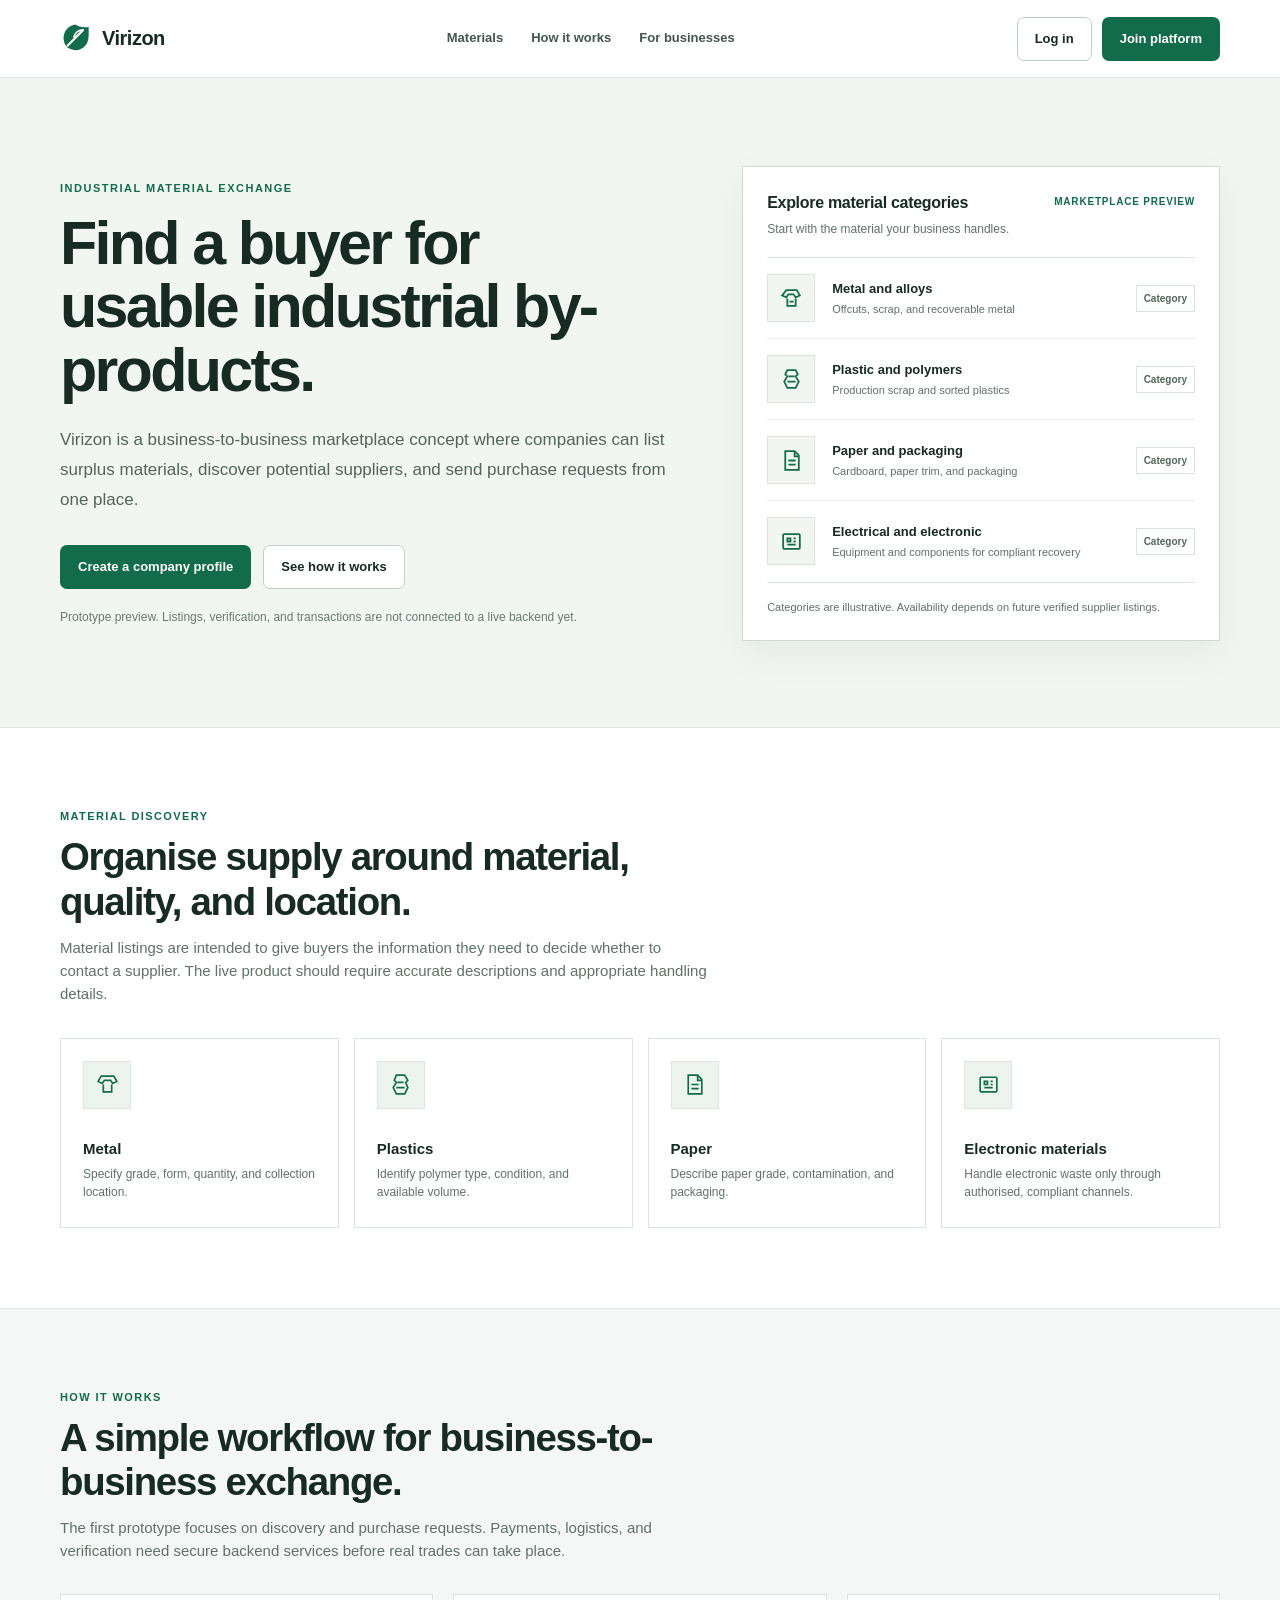
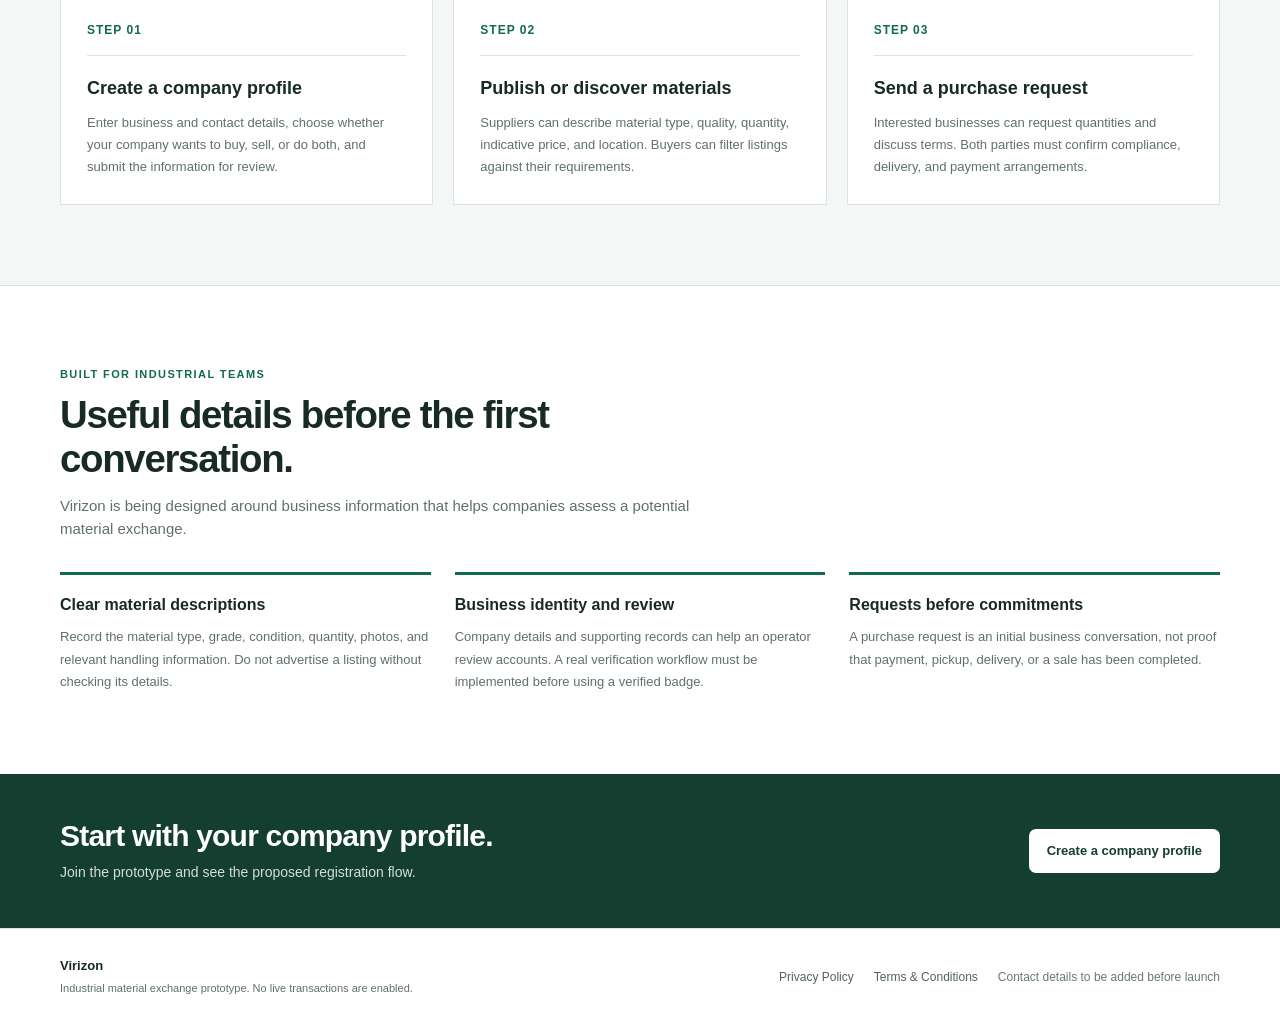
<file: index.html>
<!doctype html>
<html lang="en">
<head>
<meta charset="utf-8">
<meta name="viewport" content="width=device-width, initial-scale=1">
<meta name="theme-color" content="#126b4b">
<meta name="description" content="Virizon is a B2B marketplace concept for businesses to discover, list, and request industrial by-products and reusable materials.">
<title>Virizon | Industrial Material Exchange</title>
<link rel="icon" type="image/svg+xml" href="favicon.svg">
<link rel="stylesheet" href="styles.css">
</head>
<body>
<header class="site-header">
  <div class="wrap header-inner">
    <a class="brand" href="index.html" aria-label="Virizon home">
      <svg class="brand-mark" viewBox="0 0 40 40" aria-hidden="true"><path fill="#126b4b" d="M20 2C9 4 3 13 5 23c1 7 7 12 15 12 10 0 17-8 17-19V5C30 6 24 5 20 2Z"/><path d="M10 29 29 10" stroke="#fff" stroke-width="2.8" stroke-linecap="round"/><path d="M18 18c2-6 7-9 12-9" stroke="#fff" stroke-width="2.3" fill="none" stroke-linecap="round"/></svg>
      <span>Virizon</span>
    </a>
    <nav class="nav-links" aria-label="Main navigation">
      <a href="#materials">Materials</a>
      <a href="#how-it-works">How it works</a>
      <a href="#for-business">For businesses</a>
    </nav>
    <div class="header-actions">
      <button class="btn btn-secondary" type="button" data-login-demo>Log in</button>
      <button class="btn btn-primary" type="button" data-open-join>Join platform</button>
      <button class="menu-toggle" type="button" aria-label="Open registration" data-open-join>Join</button>
    </div>
  </div>
</header>

<main>
  <section class="hero">
    <div class="wrap hero-grid">
      <div class="hero-copy">
        <p class="eyebrow">Industrial material exchange</p>
        <h1>Find a buyer for usable industrial by-products.</h1>
        <p>Virizon is a business-to-business marketplace concept where companies can list surplus materials, discover potential suppliers, and send purchase requests from one place.</p>
        <div class="hero-actions">
          <button class="btn btn-primary" type="button" data-open-join>Create a company profile</button>
          <a class="btn btn-secondary" href="#how-it-works">See how it works</a>
        </div>
        <p class="hero-note">Prototype preview. Listings, verification, and transactions are not connected to a live backend yet.</p>
      </div>

      <div class="supply-panel" aria-label="Example material categories">
        <div class="panel-head">
          <div>
            <h2>Explore material categories</h2>
            <p>Start with the material your business handles.</p>
          </div>
          <span class="status-label">Marketplace preview</span>
        </div>

        <div class="material-list">
          <div class="material-row">
            <div class="material-symbol" aria-hidden="true">
              <svg viewBox="0 0 24 24" fill="none" stroke="currentColor" stroke-width="1.7">
                <path d="m7 4 10 0 3 5-4 2-2-3H9l-2 3-4-2 4-5Z"/>
                <path d="M8 12v7h8v-7M10 15h4"/>
              </svg>
            </div>
            <div class="material-copy">
              <strong>Metal and alloys</strong>
              <span>Offcuts, scrap, and recoverable metal</span>
            </div>
            <span class="material-tag">Category</span>
          </div>

          <div class="material-row">
            <div class="material-symbol" aria-hidden="true">
              <svg viewBox="0 0 24 24" fill="none" stroke="currentColor" stroke-width="1.7">
                <path d="M8 3h8l2 4-2 2 3 5-3 6H8l-3-6 3-5-2-2 2-4Z"/>
                <path d="M9 9h6M8 14h8"/>
              </svg>
            </div>
            <div class="material-copy">
              <strong>Plastic and polymers</strong>
              <span>Production scrap and sorted plastics</span>
            </div>
            <span class="material-tag">Category</span>
          </div>

          <div class="material-row">
            <div class="material-symbol" aria-hidden="true">
              <svg viewBox="0 0 24 24" fill="none" stroke="currentColor" stroke-width="1.7">
                <path d="M6 3h9l4 4v14H6z"/>
                <path d="M15 3v5h4M9 12h7M9 16h7"/>
              </svg>
            </div>
            <div class="material-copy">
              <strong>Paper and packaging</strong>
              <span>Cardboard, paper trim, and packaging</span>
            </div>
            <span class="material-tag">Category</span>
          </div>

          <div class="material-row">
            <div class="material-symbol" aria-hidden="true">
              <svg viewBox="0 0 24 24" fill="none" stroke="currentColor" stroke-width="1.7">
                <rect x="4" y="5" width="16" height="14" rx="1"/>
                <path d="M8 9h3v3H8zM14 9h2M14 12h2M8 15h8"/>
              </svg>
            </div>
            <div class="material-copy">
              <strong>Electrical and electronic</strong>
              <span>Equipment and components for compliant recovery</span>
            </div>
            <span class="material-tag">Category</span>
          </div>
        </div>

        <div class="panel-foot">Categories are illustrative. Availability depends on future verified supplier listings.</div>
      </div>
    </div>
  </section>

  <section class="section" id="materials">
    <div class="wrap">
      <div class="section-head">
        <p class="section-kicker">Material discovery</p>
        <h2>Organise supply around material, quality, and location.</h2>
        <p>Material listings are intended to give buyers the information they need to decide whether to contact a supplier. The live product should require accurate descriptions and appropriate handling details.</p>
      </div>

      <div class="category-grid">
        <article class="category-card">
          <div class="category-icon" aria-hidden="true">
            <svg viewBox="0 0 24 24" fill="none" stroke="currentColor" stroke-width="1.6">
              <path d="m6 4 12 0 3 5-4 2-2-3H9l-2 3-4-2 3-5Z"/>
              <path d="M8 12v7h8v-7"/>
            </svg>
          </div>
          <h3>Metal</h3>
          <p>Specify grade, form, quantity, and collection location.</p>
        </article>

        <article class="category-card">
          <div class="category-icon" aria-hidden="true">
            <svg viewBox="0 0 24 24" fill="none" stroke="currentColor" stroke-width="1.6">
              <path d="m8 3 8 0 3 5-2 2 2 5-3 6H8l-3-6 3-5-2-2 2-5Z"/>
              <path d="M9 10h6M8 15h8"/>
            </svg>
          </div>
          <h3>Plastics</h3>
          <p>Identify polymer type, condition, and available volume.</p>
        </article>

        <article class="category-card">
          <div class="category-icon" aria-hidden="true">
            <svg viewBox="0 0 24 24" fill="none" stroke="currentColor" stroke-width="1.6">
              <path d="M6 3h9l4 4v14H6z"/>
              <path d="M15 3v5h4M9 12h7M9 16h7"/>
            </svg>
          </div>
          <h3>Paper</h3>
          <p>Describe paper grade, contamination, and packaging.</p>
        </article>

        <article class="category-card">
          <div class="category-icon" aria-hidden="true">
            <svg viewBox="0 0 24 24" fill="none" stroke="currentColor" stroke-width="1.6">
              <rect x="4" y="5" width="16" height="14" rx="1"/>
              <path d="M8 9h3v3H8zM14 9h2M14 12h2M8 15h8"/>
            </svg>
          </div>
          <h3>Electronic materials</h3>
          <p>Handle electronic waste only through authorised, compliant channels.</p>
        </article>
      </div>
    </div>
  </section>

  <section class="section how" id="how-it-works">
    <div class="wrap">
      <div class="section-head">
        <p class="section-kicker">How it works</p>
        <h2>A simple workflow for business-to-business exchange.</h2>
        <p>The first prototype focuses on discovery and purchase requests. Payments, logistics, and verification need secure backend services before real trades can take place.</p>
      </div>

      <div class="steps-grid">
        <article class="step-card">
          <div class="step-number">STEP 01</div>
          <h3>Create a company profile</h3>
          <p>Enter business and contact details, choose whether your company wants to buy, sell, or do both, and submit the information for review.</p>
        </article>

        <article class="step-card">
          <div class="step-number">STEP 02</div>
          <h3>Publish or discover materials</h3>
          <p>Suppliers can describe material type, quality, quantity, indicative price, and location. Buyers can filter listings against their requirements.</p>
        </article>

        <article class="step-card">
          <div class="step-number">STEP 03</div>
          <h3>Send a purchase request</h3>
          <p>Interested businesses can request quantities and discuss terms. Both parties must confirm compliance, delivery, and payment arrangements.</p>
        </article>
      </div>
    </div>
  </section>

  <section class="section" id="for-business">
    <div class="wrap">
      <div class="section-head">
        <p class="section-kicker">Built for industrial teams</p>
        <h2>Useful details before the first conversation.</h2>
        <p>Virizon is being designed around business information that helps companies assess a potential material exchange.</p>
      </div>

      <div class="principles-grid">
        <article class="principle">
          <h3>Clear material descriptions</h3>
          <p>Record the material type, grade, condition, quantity, photos, and relevant handling information. Do not advertise a listing without checking its details.</p>
        </article>

        <article class="principle">
          <h3>Business identity and review</h3>
          <p>Company details and supporting records can help an operator review accounts. A real verification workflow must be implemented before using a verified badge.</p>
        </article>

        <article class="principle">
          <h3>Requests before commitments</h3>
          <p>A purchase request is an initial business conversation, not proof that payment, pickup, delivery, or a sale has been completed.</p>
        </article>
      </div>
    </div>
  </section>

  <section class="cta-band">
    <div class="wrap cta-inner">
      <div>
        <h2>Start with your company profile.</h2>
        <p>Join the prototype and see the proposed registration flow.</p>
      </div>
      <button class="btn btn-primary" type="button" data-open-join>Create a company profile</button>
    </div>
  </section>
</main>

<footer class="site-footer">
  <div class="wrap footer-inner">
    <div>
      <div class="footer-brand">Virizon</div>
      <div class="footer-note">Industrial material exchange prototype. No live transactions are enabled.</div>
    </div>
    <nav class="footer-links" aria-label="Legal">
      <a href="privacy.html">Privacy Policy</a>
      <a href="terms.html">Terms &amp; Conditions</a>
      <span class="footer-upcoming">Contact details to be added before launch</span>
    </nav>
  </div>
</footer>

<!-- Join modal. Email verification and submission are simulated locally in this prototype. -->
<div class="modal-backdrop" id="joinBackdrop" aria-hidden="true">
  <section class="join-modal" role="dialog" aria-modal="true" aria-labelledby="joinTitle">

    <aside class="modal-visual">
      <a class="brand" href="index.html">
        <svg class="brand-mark" viewBox="0 0 40 40" aria-hidden="true">
          <path fill="#8bcba6" d="M20 2C9 4 3 13 5 23c1 7 7 12 15 12 10 0 17-8 17-19V5C30 6 24 5 20 2Z"/>
          <path d="M10 29 29 10" stroke="#103e30" stroke-width="2.8" stroke-linecap="round"/>
        </svg>
        <span>Virizon</span>
      </a>

      <div class="visual-copy">
        <p class="eyebrow">Company registration</p>
        <h2>Give useful materials a clear next step.</h2>
        <p>Set up a business profile to describe what your company buys or sells and start a structured material exchange.</p>
      </div>

      <div class="material-diagram" aria-hidden="true">
        <div class="diagram-ring">
          <div class="diagram-center">
            <svg viewBox="0 0 32 32" fill="none" stroke="currentColor" stroke-width="1.8">
              <path d="m16 4 6 3-3 2M22 7l3 6M25 13l-4-1M25 13l-2 5M10 8l5-3 1 4M15 5l-5 3M8 17l-1-6 4 1M7 11l-3 5M4 16l6 1M11 25l-5-4 4-2M6 21l3-4M23 22l-6 5-1-5M17 27l6-5M20 20l5 2"/>
            </svg>
          </div>
        </div>
        <span class="diagram-label one">Metal</span>
        <span class="diagram-label two">Polymers</span>
        <span class="diagram-label three">Paper</span>
        <span class="diagram-label four">Components</span>
      </div>

      <div class="visual-points">
        <div><strong>Describe</strong><span>Material and quality</span></div>
        <div><strong>Discover</strong><span>Potential counterparties</span></div>
        <div><strong>Request</strong><span>Start a conversation</span></div>
      </div>
    </aside>

    <div class="modal-form-side">
      <button class="modal-close" type="button" id="closeJoin" aria-label="Close registration">×</button>

      <div class="email-stage" id="emailStage">
        <div class="email-icon" aria-hidden="true">
          <svg viewBox="0 0 24 24" fill="none" stroke="currentColor" stroke-width="1.6">
            <rect x="3" y="5" width="18" height="14" rx="1"/>
            <path d="m4 7 8 6 8-6"/>
          </svg>
        </div>

        <h2 id="joinTitle">Verify your work email</h2>
        <p>Start with an email address used for your business. After the email step, complete your company profile.</p>

        <div class="email-form">
          <div class="field">
            <label for="workEmail">Work email address</label>
            <div class="email-row">
              <input id="workEmail" type="email" autocomplete="email" placeholder="name@company.com" required>
              <button class="btn btn-primary" id="sendDemoCode" type="button">Send code</button>
            </div>
            <span class="help">Prototype mode only. No email will be sent.</span>
          </div>

          <div class="otp-block" id="otpBlock">
            <div class="field">
              <label for="demoOtp">Demo verification code</label>
              <input id="demoOtp" inputmode="numeric" autocomplete="one-time-code" maxlength="6" placeholder="Enter 6-digit code">
              <span class="help">Use 123456 to continue in this demonstration.</span>
            </div>
            <button class="btn btn-primary" id="verifyDemoCode" type="button">Verify email and continue</button>
          </div>

          <div class="demo-banner">This is a local prototype. Email verification is simulated and no data is sent to a server.</div>
        </div>
      </div>

      <div id="registrationStage" style="display:none;flex:1;min-height:0;flex-direction:column">
        <div class="form-top">
          <div class="progress-labels" id="progressLabels">
            <div class="progress-item active" data-progress="0"><span class="progress-number">1</span>Company</div>
            <div class="progress-item" data-progress="1"><span class="progress-number">2</span>Business</div>
            <div class="progress-item" data-progress="2"><span class="progress-number">3</span>Verification</div>
          </div>
          <div class="progress-track" role="progressbar" aria-label="Registration progress" aria-valuemin="1" aria-valuemax="3" aria-valuenow="1" id="progressTrack">
            <div class="progress-track-fill" id="progressFill"></div>
          </div>
        </div>

        <form id="registrationForm" class="registration-scroll" novalidate>
          <h2 id="registrationTitle">Join Virizon</h2>
          <p class="registration-intro">Complete these details for your company's profile.</p>

          <div class="form-step is-active" data-step="0">
            <div class="form-section-title">Company details</div>
            <div class="form-grid">
              <div class="field span-two">
                <label for="companyName">Registered or trading company name *</label>
                <input id="companyName" name="companyName" required autocomplete="organization" placeholder="Company name">
              </div>

              <div class="field">
                <label for="industry">Industry *</label>
                <select id="industry" name="industry" required>
                  <option value="">Choose industry</option>
                  <option>Manufacturing</option>
                  <option>Recycling and recovery</option>
                  <option>Construction</option>
                  <option>Automotive</option>
                  <option>Textiles</option>
                  <option>Electronics</option>
                  <option>Packaging</option>
                  <option>Other</option>
                </select>
              </div>

              <div class="field">
                <label for="website">Company website</label>
                <input id="website" name="website" type="url" placeholder="https://example.com">
              </div>

              <div class="field">
                <label for="contactName">Contact person's name *</label>
                <input id="contactName" name="contactName" required autocomplete="name">
              </div>

              <div class="field">
                <label for="designation">Designation *</label>
                <input id="designation" name="designation" required placeholder="Your role">
              </div>

              <div class="field">
                <label for="phone">Business phone *</label>
                <input id="phone" name="phone" type="tel" required autocomplete="tel" placeholder="Include country code">
              </div>

              <div class="field">
                <label for="verifiedEmail">Verified email</label>
                <input id="verifiedEmail" name="verifiedEmail" type="email" readonly>
              </div>

              <div class="field">
                <label for="city">City *</label>
                <input id="city" name="city" required autocomplete="address-level2">
              </div>

              <div class="field">
                <label for="state">State or region *</label>
                <input id="state" name="state" required autocomplete="address-level1">
              </div>

              <div class="field">
                <label for="country">Country *</label>
                <input id="country" name="country" required value="India" autocomplete="country-name">
              </div>

              <div class="field span-two">
                <label for="address">Business address *</label>
                <textarea id="address" name="address" required autocomplete="street-address" placeholder="Street, area, and postal code"></textarea>
              </div>
            </div>
          </div>

          <div class="form-step" data-step="1">
            <div class="form-section-title">How will your company use Virizon? *</div>

            <div class="trade-options">
              <label class="trade-option">
                <input type="radio" name="purpose" value="Sell waste" required>
                Sell materials
              </label>
              <label class="trade-option">
                <input type="radio" name="purpose" value="Buy waste" required>
                Buy materials
              </label>
              <label class="trade-option">
                <input type="radio" name="purpose" value="Buy and sell" required>
                Buy and sell
              </label>
            </div>

            <div class="form-section-title">Material profile</div>

            <div class="field">
              <label for="materials">Materials you buy or sell *</label>
              <input id="materials" name="materials" required placeholder="For example, metal offcuts, HDPE, cardboard">
              <span class="help">Include the material types relevant to your business.</span>
            </div>

            <div class="form-grid">
              <div class="field">
                <label for="volume">Approximate monthly volume</label>
                <input id="volume" name="volume" placeholder="For example, 5 tonnes">
              </div>

              <div class="field">
                <label for="frequency">How often?</label>
                <select id="frequency" name="frequency">
                  <option value="Regular">Regular</option>
                  <option value="Occasional">Occasional</option>
                  <option value="Exploring">Still exploring</option>
                </select>
              </div>

              <div class="field span-two">
                <label for="storageLocation">Material storage or collection location</label>
                <input id="storageLocation" name="storageLocation" placeholder="Warehouse, industrial area, or city">
              </div>
            </div>
          </div>

          <div class="form-step" data-step="2">
            <div class="form-section-title">Business verification details</div>
            <p class="registration-intro">Add the business identifiers and documents needed for a later manual review. This prototype does not verify documents.</p>

            <div class="form-grid">
              <div class="field">
                <label for="gstin">GSTIN</label>
                <input id="gstin" name="gstin" maxlength="15" placeholder="If applicable">
                <span class="help">Do not enter a GSTIN unless it belongs to your business.</span>
              </div>

              <div class="field">
                <label for="registrationNo">Company registration / CIN</label>
                <input id="registrationNo" name="registrationNo" placeholder="If applicable">
              </div>

              <div class="field span-two">
                <label for="businessDoc">Business registration document</label>
                <input id="businessDoc" name="businessDoc" type="file" accept=".pdf,.jpg,.jpeg,.png">
                <span class="help">Prototype only. This file will not be uploaded or stored.</span>
              </div>

              <div class="field span-two">
                <label for="gstDoc">GST certificate</label>
                <input id="gstDoc" name="gstDoc" type="file" accept=".pdf,.jpg,.jpeg,.png">
                <span class="help">Optional, where applicable. This file will not be uploaded or stored.</span>
              </div>
            </div>

            <label class="checkbox-line">
              <input type="checkbox" id="confirmAccuracy" required>
              <span>I confirm that I am authorised to submit these details for this business and that the information is accurate. *</span>
            </label>

            <div class="inline-error" id="finalError" role="alert">Please confirm that the details are accurate before continuing.</div>
          </div>

          <div class="inline-error" id="stepError" role="alert">Please complete the required fields to continue.</div>

          <div class="form-actions">
            <button class="btn btn-secondary" type="button" id="backStep" style="visibility:hidden">Back</button>
            <div class="right-actions">
              <button class="btn btn-secondary" type="button" id="cancelRegistration">Cancel</button>
              <button class="btn btn-primary" type="button" id="nextStep">Continue</button>
              <button class="btn btn-primary" type="submit" id="submitRegistration" style="display:none">Submit demo registration</button>
            </div>
          </div>
        </form>
      </div>

      <div class="success-stage" id="successStage">
        <div class="success-check" aria-hidden="true">
          <svg viewBox="0 0 24 24" fill="none" stroke="currentColor" stroke-width="2">
            <path d="m4 12 5 5L20 6"/>
          </svg>
        </div>

        <h2 id="successTitle">Demo registration complete</h2>
        <p>Your information passed the local form checks. The live review process is not connected yet.</p>

        <div class="company-id-panel">
          <span>Your demo Company ID</span>
          <strong id="createdCompanyId">WC-DEMO-000000</strong>
          <button class="btn btn-secondary" type="button" id="copyCompanyId">Copy ID</button>
        </div>

        <div class="success-note">
          <strong>Prototype notice:</strong> This Company ID is generated locally for demonstration. It is not a verified account number. Live registration, secure storage, document upload, email verification, and company review must be connected before launch.
        </div>

        <button class="btn btn-primary" type="button" id="openDashboard">Open company dashboard</button>
        <button class="btn btn-text" type="button" id="finishJoin">Return to Virizon</button>
      </div>
    </div>
  </section>
</div>

<div class="toast" id="toast" role="status" aria-live="polite"></div>

<script src="app.js" defer></script>
</body>
</html>
</file>
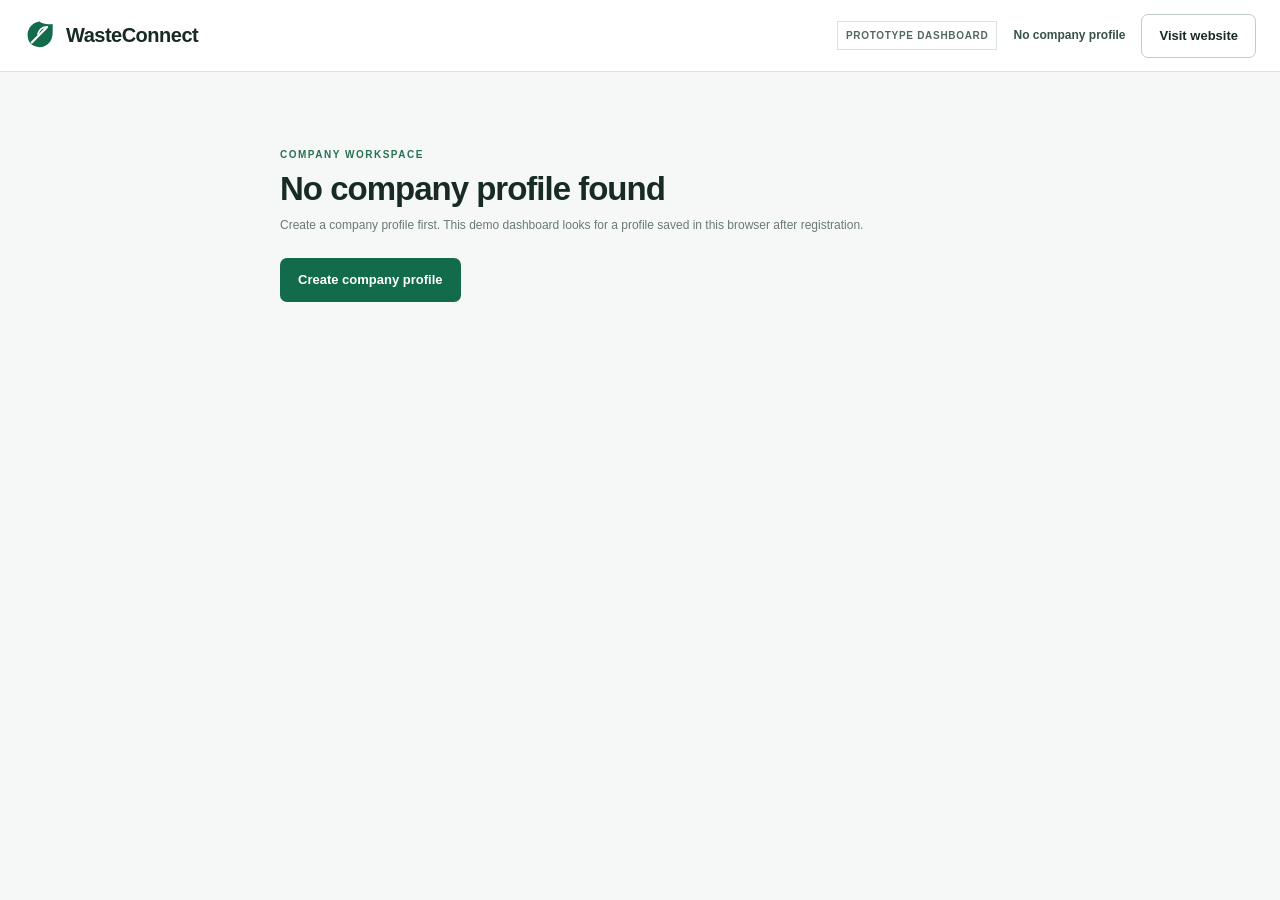
<file: dashboard.html>
<!doctype html>
<html lang="en">
<head>
<meta charset="utf-8">
<meta name="viewport" content="width=device-width, initial-scale=1">
<meta name="theme-color" content="#126b4b">
<meta name="description" content="WasteConnect company dashboard prototype.">
<title>Company Dashboard | WasteConnect</title>
<link rel="icon" type="image/svg+xml" href="favicon.svg">
<link rel="stylesheet" href="styles.css">
<link rel="stylesheet" href="dashboard.css">
</head>
<body class="dashboard-body">
<header class="site-header dash-header">
  <div class="wrap header-inner">
    <a class="brand" href="index.html" aria-label="WasteConnect home"><svg class="brand-mark" viewBox="0 0 40 40" aria-hidden="true"><path fill="#126b4b" d="M20 2C9 4 3 13 5 23c1 7 7 12 15 12 10 0 17-8 17-19V5C30 6 24 5 20 2Z"/><path d="M10 29 29 10" stroke="#fff" stroke-width="2.8" stroke-linecap="round"/><path d="M18 18c2-6 7-9 12-9" stroke="#fff" stroke-width="2.3" fill="none" stroke-linecap="round"/></svg><span>WasteConnect</span></a>
    <div class="dash-header-right"><span class="prototype-label">Prototype dashboard</span><span id="headerCompanyName" class="header-company-name">Company workspace</span><button class="btn btn-secondary" id="returnHome" type="button">Visit website</button></div>
  </div>
</header>
<main class="dashboard-layout wrap" id="dashboardApp">
  <aside class="dashboard-sidebar" aria-label="Company navigation">
    <div class="sidebar-company"><div class="company-avatar" id="companyInitials">WC</div><div class="sidebar-company-text"><strong id="sidebarCompanyName">Your company</strong><span id="sidebarCompanyId">WC-DEMO-000000</span></div></div>
    <nav class="dash-nav" id="dashNav">
      <button class="dash-nav-item is-active" type="button" data-view="overview"><span class="nav-icon" aria-hidden="true">▦</span>Overview</button>
      <button class="dash-nav-item" type="button" data-view="listings"><span class="nav-icon" aria-hidden="true">▤</span>My material listings</button>
      <button class="dash-nav-item" type="button" data-action="create-listing"><span class="nav-icon" aria-hidden="true">＋</span>Create listing</button>
      <button class="dash-nav-item" type="button" data-view="requests"><span class="nav-icon" aria-hidden="true">↗</span>Purchase requests</button>
      <button class="dash-nav-item" type="button" data-view="orders"><span class="nav-icon" aria-hidden="true">▣</span>Orders</button>
      <button class="dash-nav-item" type="button" data-view="transactions"><span class="nav-icon" aria-hidden="true">≡</span>Transactions</button>
      <button class="dash-nav-item" type="button" data-view="profile"><span class="nav-icon" aria-hidden="true">○</span>Company profile</button>
    </nav>
    <div class="sidebar-bottom"><div class="sidebar-status"><span class="status-dot"></span><div><strong>Verification pending</strong><span>Manual review is not connected</span></div></div><a href="privacy.html">Privacy Policy</a><a href="terms.html">Terms &amp; Conditions</a></div>
  </aside>

  <section class="dashboard-main">
    <div class="dashboard-notice"><strong>Prototype workspace</strong><span>This dashboard stores demo profile and listing data in this browser only. It is not connected to other companies or a live marketplace.</span></div>

    <section class="dash-view is-active" data-panel="overview">
      <div class="page-heading"><div><p class="section-kicker">Company workspace</p><h1 id="welcomeTitle">Welcome to WasteConnect</h1><p id="welcomeSubtitle">Manage company details and materials from one place.</p></div><button class="btn btn-primary" type="button" data-action="create-listing">Create material listing</button></div>
      <div class="company-summary">
        <div><span class="summary-label">Company ID</span><strong id="mainCompanyId">WC-DEMO-000000</strong><span class="summary-helper">Keep this ID for prototype reference.</span></div>
        <button class="btn btn-secondary" id="copyCompanyIdMain" type="button">Copy ID</button>
        <div class="verification-chip"><span class="status-dot"></span><div><strong>Pending verification</strong><span>Not yet reviewed by WasteConnect</span></div></div>
      </div>
      <div class="metric-grid">
        <article class="metric-card"><span>Demo listings</span><strong id="listingCount">0</strong><small>Added in this browser only</small></article>
        <article class="metric-card"><span>Purchase requests</span><strong>0</strong><small>No connected buyer requests yet</small></article>
        <article class="metric-card"><span>Open orders</span><strong>0</strong><small>Orders are not connected yet</small></article>
      </div>
      <div class="dashboard-columns">
        <section class="dash-card listing-preview"><div class="card-heading"><div><h2>Your material listings</h2><p>Materials your company has added to this demo.</p></div><button class="text-button" type="button" data-view-link="listings">View all</button></div><div id="overviewListings" class="listing-preview-content"></div></section>
        <section class="dash-card next-steps"><div class="card-heading"><div><h2>Next steps</h2><p>Prepare the company profile for review.</p></div></div><ol><li><span>01</span><div><strong>Review company details</strong><p>Check address and contact information.</p><button type="button" data-view-link="profile">View company profile</button></div></li><li><span>02</span><div><strong>Add a material listing</strong><p>Describe quality, quantity, and collection location.</p><button type="button" data-action="create-listing">Create a listing</button></div></li><li><span>03</span><div><strong>Complete verification</strong><p>Live document review must be enabled before launch.</p><span class="pending-text">Pending setup</span></div></li></ol></section>
      </div>
    </section>

    <section class="dash-view" data-panel="listings">
      <div class="page-heading"><div><p class="section-kicker">Materials</p><h1>My material listings</h1><p>Keep each listing accurate so potential buyers know what is available.</p></div><button class="btn btn-primary" type="button" data-action="create-listing">Create material listing</button></div>
      <div id="allListings" class="all-listings"></div>
    </section>

    <section class="dash-view" data-panel="requests">
      <div class="page-heading"><div><p class="section-kicker">Incoming interest</p><h1>Purchase requests</h1><p>Requests will appear here once buyer and seller accounts are connected.</p></div></div>
      <div class="empty-state"><div class="empty-mark">↗</div><h2>No purchase requests yet</h2><p>This prototype does not connect to other companies, so live buyer requests cannot arrive here.</p></div>
    </section>

    <section class="dash-view" data-panel="orders">
      <div class="page-heading"><div><p class="section-kicker">Trade management</p><h1>Orders</h1><p>Track confirmed transactions here after the order workflow is implemented.</p></div></div>
      <div class="empty-state"><div class="empty-mark">▣</div><h2>No orders yet</h2><p>Order creation, fulfilment, and delivery tracking are not connected in this prototype.</p></div>
    </section>

    <section class="dash-view" data-panel="transactions">
      <div class="page-heading"><div><p class="section-kicker">Financial records</p><h1>Transactions</h1><p>Transaction records will appear here when a secure payment and order system exists.</p></div></div>
      <div class="empty-state"><div class="empty-mark">≡</div><h2>No transaction records</h2><p>No payments are collected or recorded by this demo website.</p></div>
    </section>

    <section class="dash-view" data-panel="profile">
      <div class="page-heading"><div><p class="section-kicker">Business information</p><h1>Company profile</h1><p>Review the details submitted during registration.</p></div><span class="profile-status">Verification pending</span></div>
      <div id="companyProfileDetails" class="profile-details"></div>
    </section>
  </section>
</main>
<section class="no-company-state wrap" id="noCompanyState" hidden>
  <p class="section-kicker">Company workspace</p><h1>No company profile found</h1><p>Create a company profile first. This demo dashboard looks for a profile saved in this browser after registration.</p><a class="btn btn-primary" href="index.html">Create company profile</a>
</section>

<div id="listingDialog" class="listing-dialog-backdrop" aria-hidden="true">
  <section class="listing-dialog" role="dialog" aria-modal="true" aria-labelledby="listingDialogTitle">
    <button type="button" class="dialog-close" id="closeListingDialog" aria-label="Close listing form">×</button>
    <p class="section-kicker">Material listing</p><h2 id="listingDialogTitle">Create a material listing</h2><p class="dialog-intro">Add a demo listing to see how your dashboard works. This listing will stay in this browser and will not be shown to other companies.</p>
    <form id="listingForm" novalidate>
      <div class="field"><label for="listingTitle">Material name *</label><input id="listingTitle" name="title" required placeholder="For example, aluminium offcuts"></div>
      <div class="form-grid"><div class="field"><label for="listingType">Material category *</label><select id="listingType" name="type" required><option value="">Choose category</option><option>Metal</option><option>Plastic</option><option>Paper and packaging</option><option>Textile</option><option>Electronic materials</option><option>Other</option></select></div><div class="field"><label for="listingQuantity">Available quantity *</label><input id="listingQuantity" name="quantity" required placeholder="For example, 500 kg"></div><div class="field"><label for="listingPrice">Asking price (₹) *</label><input id="listingPrice" name="price" required type="number" min="0" step="0.01" placeholder="Price per unit or lot"></div><div class="field"><label for="listingLocation">Collection location *</label><input id="listingLocation" name="location" required placeholder="City, state"></div></div>
      <div class="field"><label for="listingQuality">Quality / grade</label><input id="listingQuality" name="quality" placeholder="Grade, condition, contamination notes"></div>
      <div class="field"><label for="listingDescription">Description *</label><textarea id="listingDescription" name="description" required placeholder="Describe the material and any handling requirements"></textarea></div>
      <div class="listing-demo-note">Demo only. Do not upload regulated or hazardous materials for trade. Real listing moderation and compliance checks are not connected.</div>
      <div class="dialog-actions"><button class="btn btn-secondary" id="cancelListing" type="button">Cancel</button><button class="btn btn-primary" type="submit">Save demo listing</button></div>
    </form>
  </section>
</div>
<div class="toast" id="dashToast" role="status" aria-live="polite"></div>
<script src="dashboard.js" defer></script>
</body>
</html>
</file>
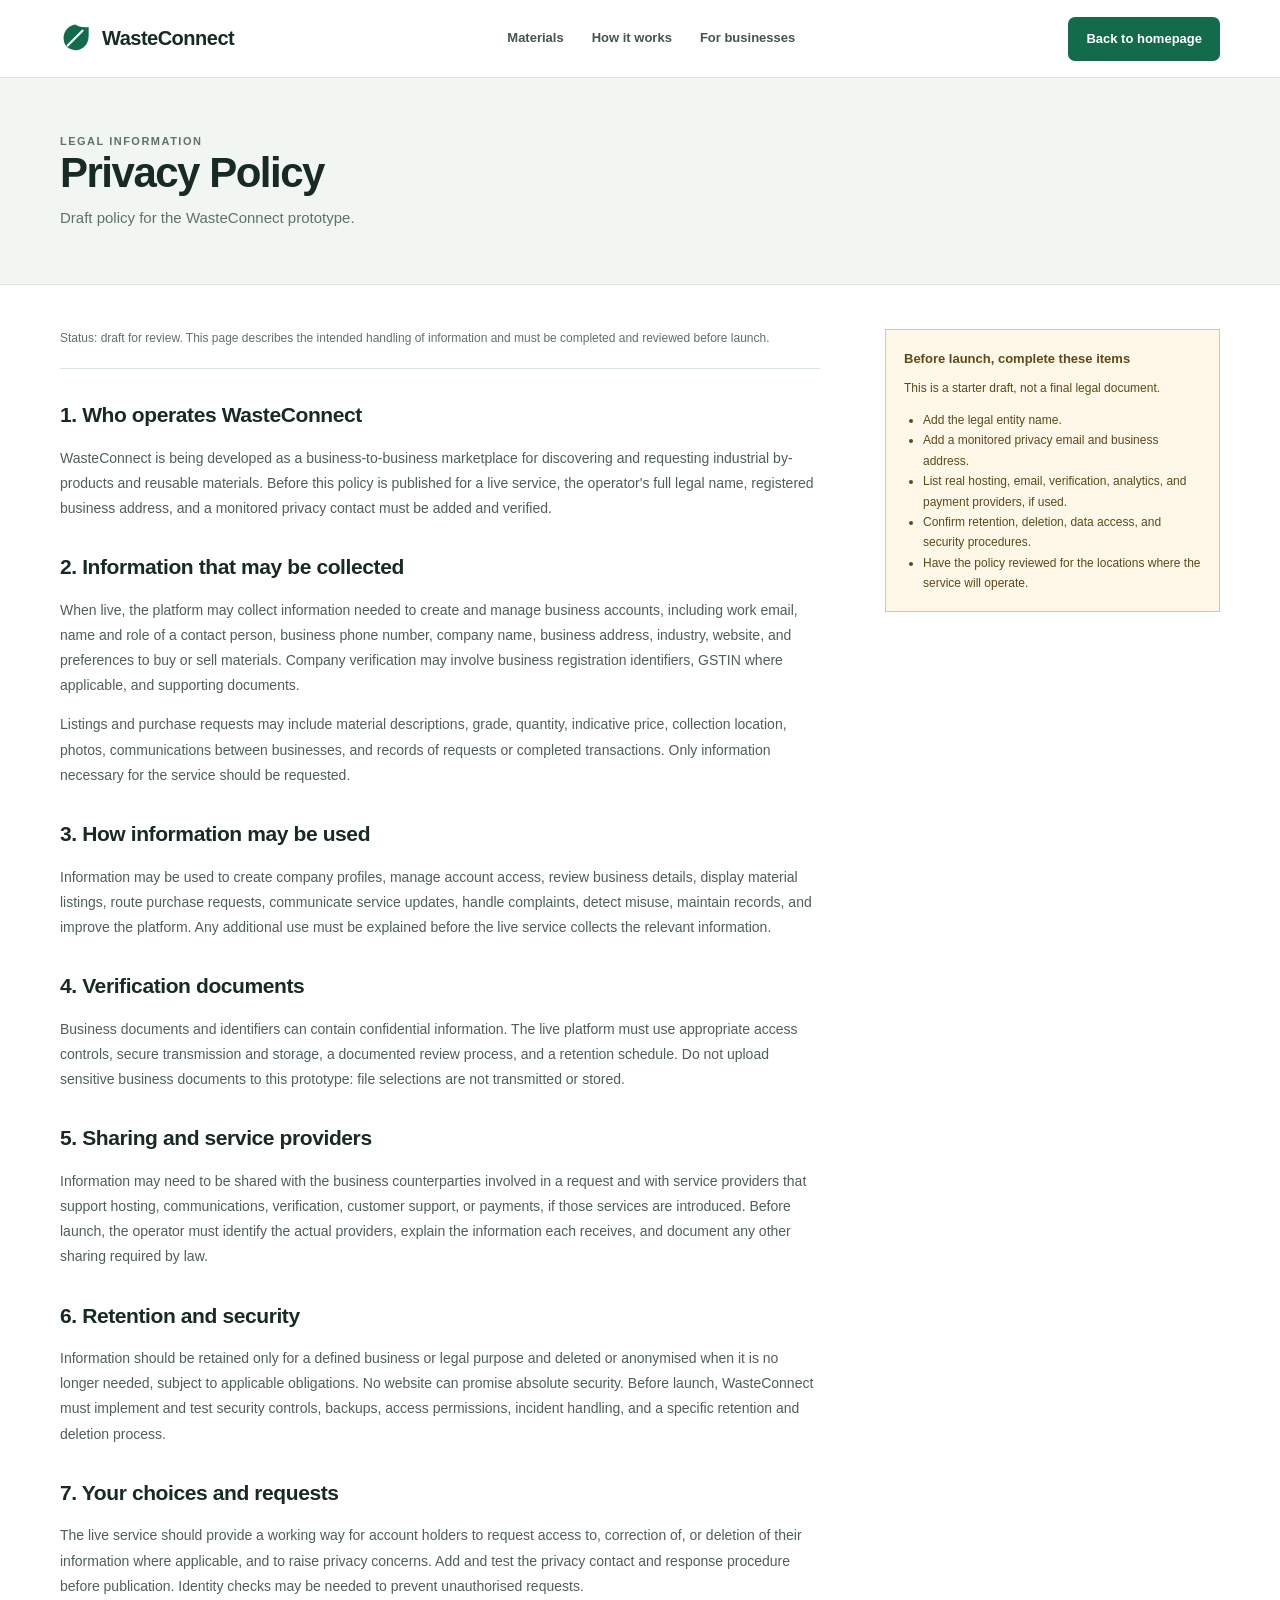
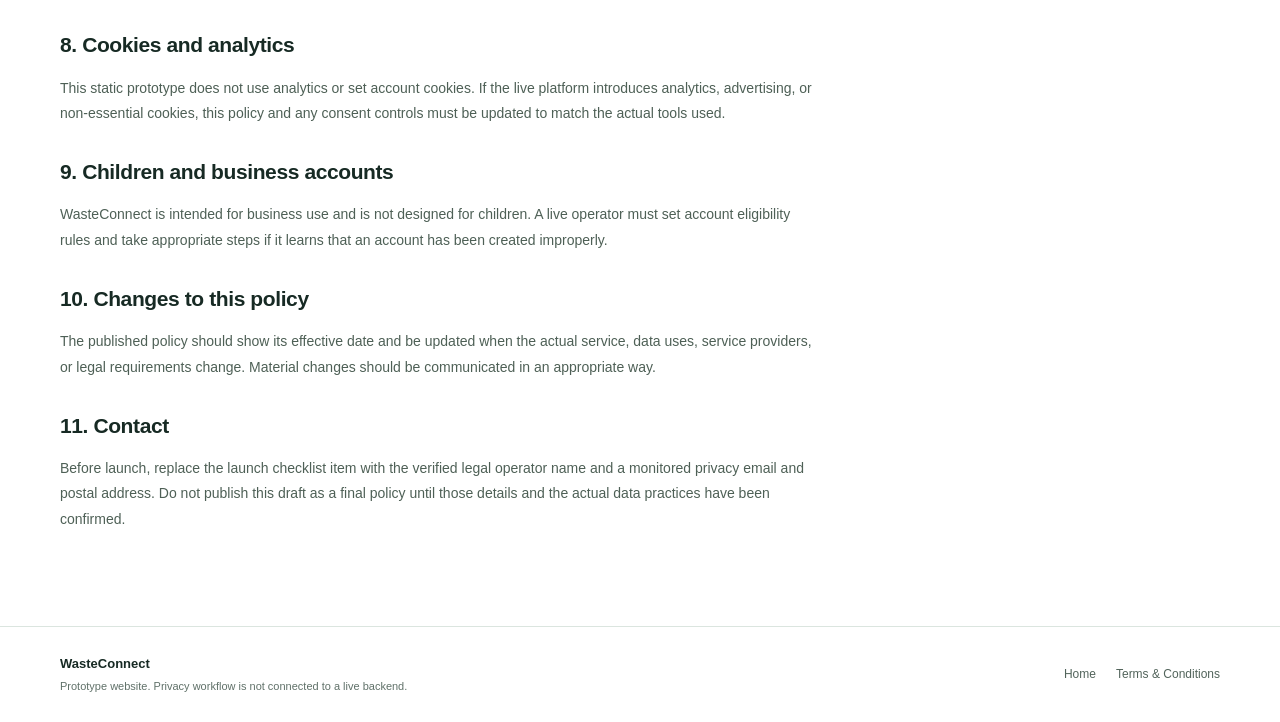
<file: privacy.html>
<!doctype html>
<html lang="en"><head><meta charset="utf-8"><meta name="viewport" content="width=device-width, initial-scale=1"><meta name="theme-color" content="#126b4b"><meta name="description" content="Draft privacy policy for WasteConnect."><title>Privacy Policy | WasteConnect</title><link rel="icon" type="image/svg+xml" href="favicon.svg"><link rel="stylesheet" href="styles.css"></head>
<body><header class="site-header"><div class="wrap header-inner"><a class="brand" href="index.html"><svg class="brand-mark" viewBox="0 0 40 40" aria-hidden="true"><path fill="#126b4b" d="M20 2C9 4 3 13 5 23c1 7 7 12 15 12 10 0 17-8 17-19V5C30 6 24 5 20 2Z"/><path d="M10 29 29 10" stroke="#fff" stroke-width="2.8" stroke-linecap="round"/></svg><span>WasteConnect</span></a><nav class="nav-links"><a href="index.html#materials">Materials</a><a href="index.html#how-it-works">How it works</a><a href="index.html#for-business">For businesses</a></nav><a class="btn btn-primary" href="index.html">Back to homepage</a></div></header>
<section class="policy-hero"><div class="wrap"><p class="eyebrow">Legal information</p><h1>Privacy Policy</h1><p>Draft policy for the WasteConnect prototype.</p></div></section>
<main class="wrap policy-layout"><article class="policy-content"><div class="policy-meta">Status: draft for review. This page describes the intended handling of information and must be completed and reviewed before launch.</div>
<h2>1. Who operates WasteConnect</h2><p>WasteConnect is being developed as a business-to-business marketplace for discovering and requesting industrial by-products and reusable materials. Before this policy is published for a live service, the operator's full legal name, registered business address, and a monitored privacy contact must be added and verified.</p>
<h2>2. Information that may be collected</h2><p>When live, the platform may collect information needed to create and manage business accounts, including work email, name and role of a contact person, business phone number, company name, business address, industry, website, and preferences to buy or sell materials. Company verification may involve business registration identifiers, GSTIN where applicable, and supporting documents.</p><p>Listings and purchase requests may include material descriptions, grade, quantity, indicative price, collection location, photos, communications between businesses, and records of requests or completed transactions. Only information necessary for the service should be requested.</p>
<h2>3. How information may be used</h2><p>Information may be used to create company profiles, manage account access, review business details, display material listings, route purchase requests, communicate service updates, handle complaints, detect misuse, maintain records, and improve the platform. Any additional use must be explained before the live service collects the relevant information.</p>
<h2>4. Verification documents</h2><p>Business documents and identifiers can contain confidential information. The live platform must use appropriate access controls, secure transmission and storage, a documented review process, and a retention schedule. Do not upload sensitive business documents to this prototype: file selections are not transmitted or stored.</p>
<h2>5. Sharing and service providers</h2><p>Information may need to be shared with the business counterparties involved in a request and with service providers that support hosting, communications, verification, customer support, or payments, if those services are introduced. Before launch, the operator must identify the actual providers, explain the information each receives, and document any other sharing required by law.</p>
<h2>6. Retention and security</h2><p>Information should be retained only for a defined business or legal purpose and deleted or anonymised when it is no longer needed, subject to applicable obligations. No website can promise absolute security. Before launch, WasteConnect must implement and test security controls, backups, access permissions, incident handling, and a specific retention and deletion process.</p>
<h2>7. Your choices and requests</h2><p>The live service should provide a working way for account holders to request access to, correction of, or deletion of their information where applicable, and to raise privacy concerns. Add and test the privacy contact and response procedure before publication. Identity checks may be needed to prevent unauthorised requests.</p>
<h2>8. Cookies and analytics</h2><p>This static prototype does not use analytics or set account cookies. If the live platform introduces analytics, advertising, or non-essential cookies, this policy and any consent controls must be updated to match the actual tools used.</p>
<h2>9. Children and business accounts</h2><p>WasteConnect is intended for business use and is not designed for children. A live operator must set account eligibility rules and take appropriate steps if it learns that an account has been created improperly.</p>
<h2>10. Changes to this policy</h2><p>The published policy should show its effective date and be updated when the actual service, data uses, service providers, or legal requirements change. Material changes should be communicated in an appropriate way.</p>
<h2>11. Contact</h2><p>Before launch, replace the launch checklist item with the verified legal operator name and a monitored privacy email and postal address. Do not publish this draft as a final policy until those details and the actual data practices have been confirmed.</p>
</article><aside class="policy-callout"><strong>Before launch, complete these items</strong>This is a starter draft, not a final legal document.<ul><li>Add the legal entity name.</li><li>Add a monitored privacy email and business address.</li><li>List real hosting, email, verification, analytics, and payment providers, if used.</li><li>Confirm retention, deletion, data access, and security procedures.</li><li>Have the policy reviewed for the locations where the service will operate.</li></ul></aside></main>
<footer class="site-footer"><div class="wrap footer-inner"><div><div class="footer-brand">WasteConnect</div><div class="footer-note">Prototype website. Privacy workflow is not connected to a live backend.</div></div><nav class="footer-links"><a href="index.html">Home</a><a href="terms.html">Terms &amp; Conditions</a></nav></div></footer></body></html>
</file>
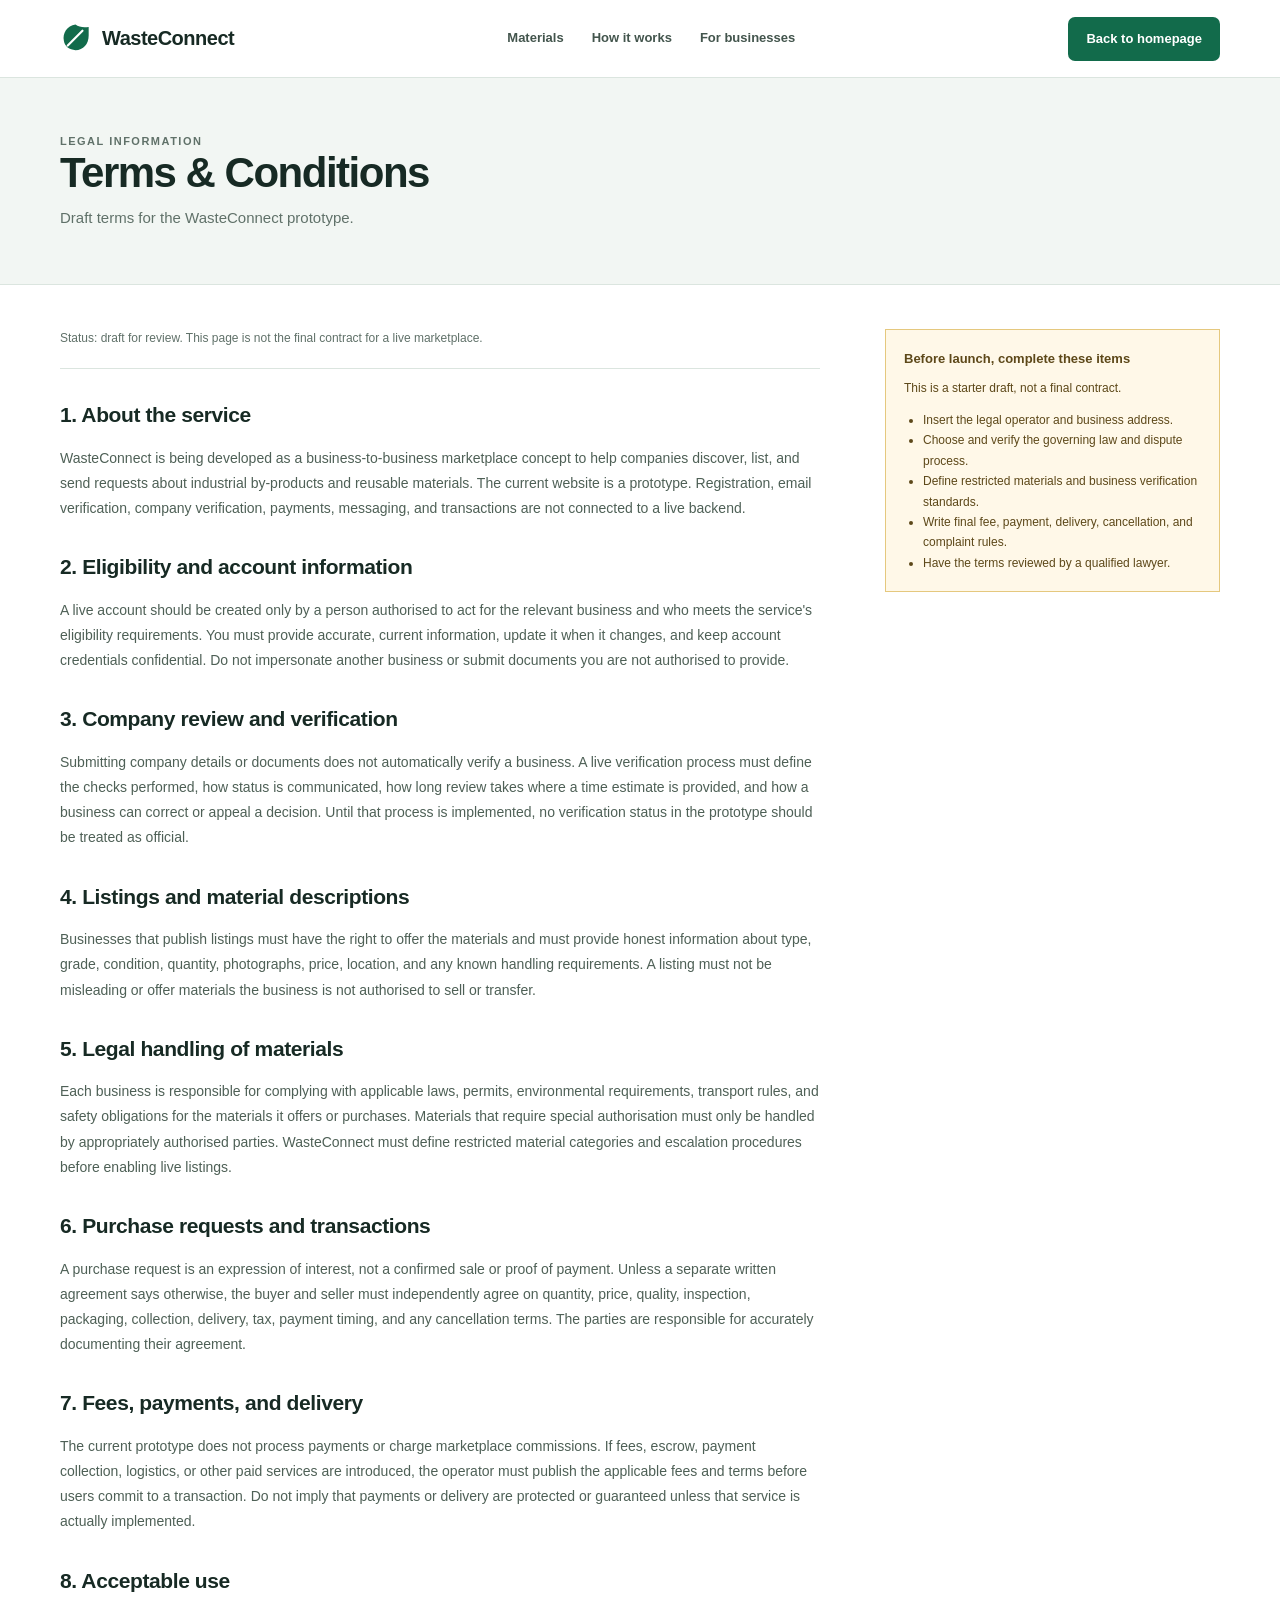
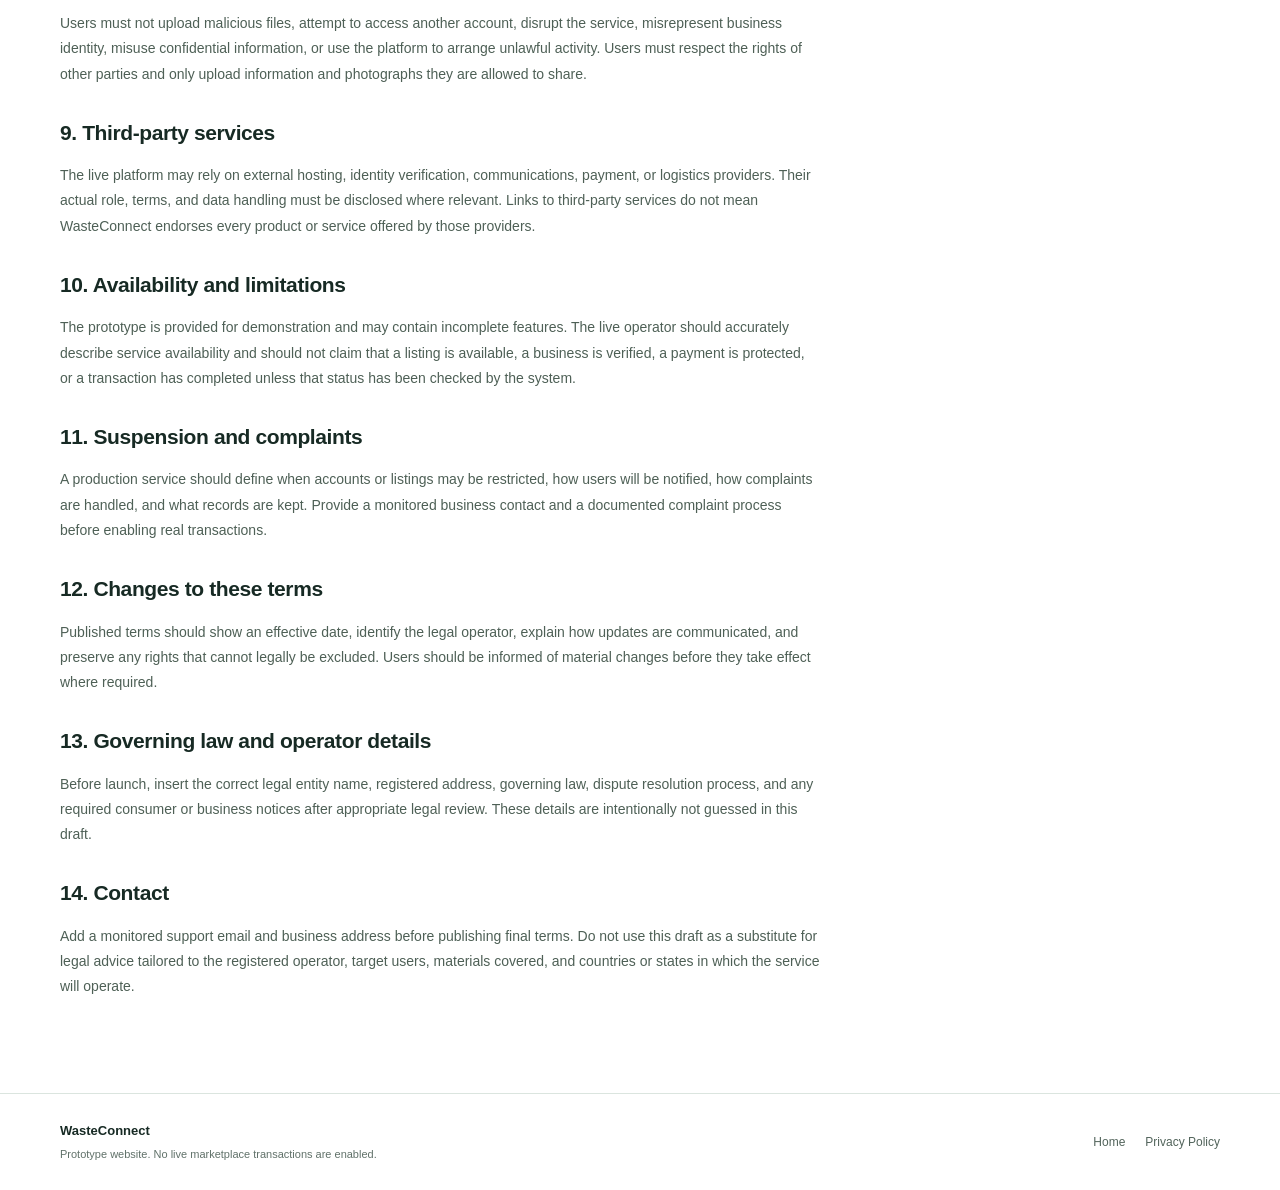
<file: terms.html>
<!doctype html>
<html lang="en"><head><meta charset="utf-8"><meta name="viewport" content="width=device-width, initial-scale=1"><meta name="theme-color" content="#126b4b"><meta name="description" content="Draft terms and conditions for WasteConnect."><title>Terms &amp; Conditions | WasteConnect</title><link rel="icon" type="image/svg+xml" href="favicon.svg"><link rel="stylesheet" href="styles.css"></head>
<body><header class="site-header"><div class="wrap header-inner"><a class="brand" href="index.html"><svg class="brand-mark" viewBox="0 0 40 40" aria-hidden="true"><path fill="#126b4b" d="M20 2C9 4 3 13 5 23c1 7 7 12 15 12 10 0 17-8 17-19V5C30 6 24 5 20 2Z"/><path d="M10 29 29 10" stroke="#fff" stroke-width="2.8" stroke-linecap="round"/></svg><span>WasteConnect</span></a><nav class="nav-links"><a href="index.html#materials">Materials</a><a href="index.html#how-it-works">How it works</a><a href="index.html#for-business">For businesses</a></nav><a class="btn btn-primary" href="index.html">Back to homepage</a></div></header>
<section class="policy-hero"><div class="wrap"><p class="eyebrow">Legal information</p><h1>Terms &amp; Conditions</h1><p>Draft terms for the WasteConnect prototype.</p></div></section>
<main class="wrap policy-layout"><article class="policy-content"><div class="policy-meta">Status: draft for review. This page is not the final contract for a live marketplace.</div>
<h2>1. About the service</h2><p>WasteConnect is being developed as a business-to-business marketplace concept to help companies discover, list, and send requests about industrial by-products and reusable materials. The current website is a prototype. Registration, email verification, company verification, payments, messaging, and transactions are not connected to a live backend.</p>
<h2>2. Eligibility and account information</h2><p>A live account should be created only by a person authorised to act for the relevant business and who meets the service's eligibility requirements. You must provide accurate, current information, update it when it changes, and keep account credentials confidential. Do not impersonate another business or submit documents you are not authorised to provide.</p>
<h2>3. Company review and verification</h2><p>Submitting company details or documents does not automatically verify a business. A live verification process must define the checks performed, how status is communicated, how long review takes where a time estimate is provided, and how a business can correct or appeal a decision. Until that process is implemented, no verification status in the prototype should be treated as official.</p>
<h2>4. Listings and material descriptions</h2><p>Businesses that publish listings must have the right to offer the materials and must provide honest information about type, grade, condition, quantity, photographs, price, location, and any known handling requirements. A listing must not be misleading or offer materials the business is not authorised to sell or transfer.</p>
<h2>5. Legal handling of materials</h2><p>Each business is responsible for complying with applicable laws, permits, environmental requirements, transport rules, and safety obligations for the materials it offers or purchases. Materials that require special authorisation must only be handled by appropriately authorised parties. WasteConnect must define restricted material categories and escalation procedures before enabling live listings.</p>
<h2>6. Purchase requests and transactions</h2><p>A purchase request is an expression of interest, not a confirmed sale or proof of payment. Unless a separate written agreement says otherwise, the buyer and seller must independently agree on quantity, price, quality, inspection, packaging, collection, delivery, tax, payment timing, and any cancellation terms. The parties are responsible for accurately documenting their agreement.</p>
<h2>7. Fees, payments, and delivery</h2><p>The current prototype does not process payments or charge marketplace commissions. If fees, escrow, payment collection, logistics, or other paid services are introduced, the operator must publish the applicable fees and terms before users commit to a transaction. Do not imply that payments or delivery are protected or guaranteed unless that service is actually implemented.</p>
<h2>8. Acceptable use</h2><p>Users must not upload malicious files, attempt to access another account, disrupt the service, misrepresent business identity, misuse confidential information, or use the platform to arrange unlawful activity. Users must respect the rights of other parties and only upload information and photographs they are allowed to share.</p>
<h2>9. Third-party services</h2><p>The live platform may rely on external hosting, identity verification, communications, payment, or logistics providers. Their actual role, terms, and data handling must be disclosed where relevant. Links to third-party services do not mean WasteConnect endorses every product or service offered by those providers.</p>
<h2>10. Availability and limitations</h2><p>The prototype is provided for demonstration and may contain incomplete features. The live operator should accurately describe service availability and should not claim that a listing is available, a business is verified, a payment is protected, or a transaction has completed unless that status has been checked by the system.</p>
<h2>11. Suspension and complaints</h2><p>A production service should define when accounts or listings may be restricted, how users will be notified, how complaints are handled, and what records are kept. Provide a monitored business contact and a documented complaint process before enabling real transactions.</p>
<h2>12. Changes to these terms</h2><p>Published terms should show an effective date, identify the legal operator, explain how updates are communicated, and preserve any rights that cannot legally be excluded. Users should be informed of material changes before they take effect where required.</p>
<h2>13. Governing law and operator details</h2><p>Before launch, insert the correct legal entity name, registered address, governing law, dispute resolution process, and any required consumer or business notices after appropriate legal review. These details are intentionally not guessed in this draft.</p>
<h2>14. Contact</h2><p>Add a monitored support email and business address before publishing final terms. Do not use this draft as a substitute for legal advice tailored to the registered operator, target users, materials covered, and countries or states in which the service will operate.</p>
</article><aside class="policy-callout"><strong>Before launch, complete these items</strong>This is a starter draft, not a final contract.<ul><li>Insert the legal operator and business address.</li><li>Choose and verify the governing law and dispute process.</li><li>Define restricted materials and business verification standards.</li><li>Write final fee, payment, delivery, cancellation, and complaint rules.</li><li>Have the terms reviewed by a qualified lawyer.</li></ul></aside></main>
<footer class="site-footer"><div class="wrap footer-inner"><div><div class="footer-brand">WasteConnect</div><div class="footer-note">Prototype website. No live marketplace transactions are enabled.</div></div><nav class="footer-links"><a href="index.html">Home</a><a href="privacy.html">Privacy Policy</a></nav></div></footer></body></html>
</file>
<file: styles.css>
:root{--ink:#172a24;--muted:#607169;--green:#126b4b;--green-2:#0b543a;--line:#dbe5df;--soft:#f3f7f4;--white:#fff;--focus:#7bc5a4;--warning-bg:#fff8e8;--warning-border:#e5c87e;--warning-ink:#5d4819}
*{box-sizing:border-box}html{scroll-behavior:auto}body{margin:0;background:var(--white);color:var(--ink);font-family:Inter,Arial,Helvetica,sans-serif;font-size:15px;line-height:1.55}button,input,select,textarea{font:inherit}button,a{-webkit-tap-highlight-color:transparent}a{color:inherit}button{cursor:pointer}button:focus-visible,a:focus-visible,input:focus-visible,select:focus-visible,textarea:focus-visible{outline:3px solid var(--focus);outline-offset:3px}.wrap{width:min(1160px,calc(100% - 48px));margin-inline:auto}.site-header{height:78px;border-bottom:1px solid var(--line);background:#fff;display:flex;align-items:center}.header-inner{display:flex;align-items:center;justify-content:space-between;gap:28px}.brand{display:inline-flex;align-items:center;gap:11px;text-decoration:none;font-weight:800;font-size:20px;letter-spacing:-.5px;white-space:nowrap}.brand-mark{width:31px;height:31px;display:block;flex:none}.nav-links{display:flex;align-items:center;gap:28px}.nav-links a{text-decoration:none;color:#43554d;font-size:13px;font-weight:650}.nav-links a:hover,.footer-links a:hover{color:var(--green);text-decoration:underline;text-underline-offset:4px}.header-actions{display:flex;align-items:center;gap:10px}.btn{display:inline-flex;align-items:center;justify-content:center;gap:8px;min-height:44px;padding:10px 17px;border:1px solid transparent;border-radius:7px;text-decoration:none;font-size:13px;font-weight:750;line-height:1.2;transition:background-color .15s,border-color .15s,color .15s}.btn-primary{background:var(--green);color:#fff}.btn-primary:hover{background:var(--green-2)}.btn-secondary{background:#fff;color:var(--ink);border-color:#bfcfc5}.btn-secondary:hover{background:var(--soft);border-color:#91aa9c}.btn-text{background:transparent;color:var(--green);padding-inline:5px}.menu-toggle{display:none;border:1px solid var(--line);background:#fff;border-radius:6px;padding:9px 12px;color:var(--ink)}
.hero{background:#f2f6f3;border-bottom:1px solid var(--line)}.hero-grid{display:grid;grid-template-columns:minmax(0,1.12fr) minmax(330px,.88fr);gap:74px;align-items:center;padding-top:88px;padding-bottom:86px}.eyebrow{margin:0 0 15px;color:var(--green);font-size:11px;letter-spacing:1.5px;text-transform:uppercase;font-weight:800}.hero h1{font-size:clamp(40px,5vw,61px);line-height:1.04;letter-spacing:-2.7px;max-width:690px;margin:0 0 23px;font-weight:780}.hero-copy>p:not(.eyebrow){max-width:620px;margin:0;color:#52645b;font-size:17px;line-height:1.75}.hero-actions{display:flex;flex-wrap:wrap;align-items:center;gap:12px;margin-top:30px}.hero-note{margin-top:18px!important;font-size:12px!important;color:#687a71!important}.supply-panel{border:1px solid #cddbd2;background:#fff;padding:24px;box-shadow:0 14px 36px rgba(28,59,43,.06)}.panel-head{display:flex;align-items:flex-start;justify-content:space-between;gap:18px;padding-bottom:19px;border-bottom:1px solid var(--line)}.panel-head h2{font-size:16px;margin:0 0 4px;letter-spacing:-.3px}.panel-head p{font-size:12px;color:var(--muted);margin:0}.status-label{font-size:10px;text-transform:uppercase;letter-spacing:.8px;color:var(--green);font-weight:800;white-space:nowrap;padding-top:3px}.material-list{display:grid;gap:0}.material-row{display:grid;grid-template-columns:52px 1fr auto;gap:13px;align-items:center;padding:16px 0;border-bottom:1px solid #e8eee9}.material-row:last-child{border-bottom:0;padding-bottom:3px}.material-symbol{height:48px;width:48px;border:1px solid #d8e4dc;background:#f1f6f2;display:grid;place-items:center;color:var(--green)}.material-symbol svg{width:25px;height:25px}.material-copy strong{display:block;font-size:13px;margin-bottom:2px}.material-copy span{display:block;color:var(--muted);font-size:11px}.material-tag{color:#52645b;font-size:10px;font-weight:700;border:1px solid #dbe5df;padding:5px 7px;white-space:nowrap}.panel-foot{border-top:1px solid var(--line);padding-top:16px;margin-top:14px;color:var(--muted);font-size:11px}.section{padding:80px 0}.section-head{max-width:690px;margin-bottom:32px}.section-kicker{font-size:11px;text-transform:uppercase;letter-spacing:1.4px;color:var(--green);font-weight:800;margin:0 0 10px}.section h2{font-size:clamp(28px,3vw,39px);line-height:1.15;letter-spacing:-1.3px;margin:0 0 12px}.section-head>p:last-child{color:var(--muted);max-width:650px;margin:0}.category-grid{display:grid;grid-template-columns:repeat(4,1fr);gap:15px}.category-card{min-height:190px;border:1px solid var(--line);padding:22px;background:#fff}.category-icon{width:48px;height:48px;background:#edf4ef;border:1px solid #dce8df;display:grid;place-items:center;color:var(--green);margin-bottom:28px}.category-icon svg{width:25px;height:25px}.category-card h3{font-size:15px;margin:0 0 5px}.category-card p{font-size:12px;color:var(--muted);margin:0}.how{background:#f4f7f5;border-block:1px solid var(--line)}.steps-grid{display:grid;grid-template-columns:repeat(3,1fr);gap:20px}.step-card{background:#fff;border:1px solid var(--line);padding:26px;min-height:205px}.step-number{font-size:12px;letter-spacing:1px;font-weight:800;color:var(--green);border-bottom:1px solid var(--line);padding-bottom:15px;margin-bottom:19px}.step-card h3{font-size:18px;margin:0 0 9px}.step-card p{font-size:13px;line-height:1.7;color:var(--muted);margin:0}.principles-grid{display:grid;grid-template-columns:repeat(3,1fr);gap:24px}.principle{border-top:3px solid var(--green);padding-top:18px}.principle h3{font-size:16px;margin:0 0 8px}.principle p{font-size:13px;color:var(--muted);margin:0;line-height:1.75}.cta-band{background:#143e30;color:#fff;padding:45px 0}.cta-inner{display:flex;align-items:center;justify-content:space-between;gap:30px}.cta-inner h2{font-size:30px;line-height:1.15;letter-spacing:-.8px;margin:0 0 8px}.cta-inner p{margin:0;color:#d0e0d7;font-size:14px}.cta-inner .btn-primary{background:#fff;color:#143e30}.cta-inner .btn-primary:hover{background:#eaf2ed}.site-footer{background:#fff;border-top:1px solid var(--line);padding:27px 0}.footer-inner{display:flex;align-items:center;justify-content:space-between;gap:20px}.footer-brand{font-size:13px;font-weight:800}.footer-note{font-size:11px;color:var(--muted);margin-top:4px}.footer-links{display:flex;gap:20px;flex-wrap:wrap}.footer-links a{font-size:12px;color:#52645b;text-decoration:none}.footer-links .footer-upcoming{font-size:12px;color:#687a71}
/* Join modal */
.modal-backdrop{position:fixed;inset:0;z-index:50;display:none;align-items:center;justify-content:center;background:rgba(12,25,19,.57);backdrop-filter:blur(7px);-webkit-backdrop-filter:blur(7px);padding:24px}.modal-backdrop.is-open{display:flex}.join-modal{width:min(1050px,100%);height:min(750px,calc(100vh - 48px));display:grid;grid-template-columns:39% 61%;background:#fff;border:1px solid rgba(255,255,255,.6);box-shadow:0 30px 90px rgba(0,0,0,.28);position:relative;overflow:hidden}.modal-visual{position:relative;background:#103e30;color:#fff;padding:32px;display:flex;flex-direction:column;overflow:hidden}.modal-visual .brand{color:#fff}.visual-copy{margin-top:66px;position:relative;z-index:2}.visual-copy .eyebrow{color:#a6d7bc}.visual-copy h2{font-size:35px;line-height:1.08;letter-spacing:-1.2px;margin:0 0 15px}.visual-copy p{font-size:13px;color:#d4e5db;line-height:1.8;max-width:315px;margin:0}.material-diagram{position:relative;height:215px;margin:22px -4px 12px;display:flex;align-items:center;justify-content:center}.diagram-ring{width:154px;height:154px;border:1px solid rgba(255,255,255,.35);display:grid;place-items:center;border-radius:50%;position:relative}.diagram-ring:before{content:"";position:absolute;inset:14px;border:1px dashed rgba(255,255,255,.28);border-radius:50%}.diagram-center{width:76px;height:76px;border-radius:50%;background:#d8e9dd;color:#164b38;display:grid;place-items:center}.diagram-center svg{width:38px;height:38px}.diagram-label{position:absolute;background:#fff;color:#1b392d;border:1px solid #c7d9cc;font-size:10px;font-weight:800;padding:8px 10px}.diagram-label.one{top:18px;left:3px}.diagram-label.two{top:12px;right:2px}.diagram-label.three{bottom:12px;left:5px}.diagram-label.four{bottom:5px;right:6px}.visual-points{display:grid;grid-template-columns:repeat(3,1fr);gap:12px;margin-top:auto;padding-top:15px;border-top:1px solid rgba(255,255,255,.25)}.visual-points strong{display:block;font-size:11px}.visual-points span{display:block;font-size:10px;color:#c5d9cd}.modal-form-side{position:relative;display:flex;flex-direction:column;min-width:0;min-height:0}.modal-close{position:absolute;right:15px;top:15px;width:36px;height:36px;border:1px solid #d9e4dd;background:#fff;color:#42554b;font-size:23px;line-height:1;z-index:4;border-radius:5px}.modal-close:hover{background:#f1f6f2}.email-stage{display:flex;flex:1;flex-direction:column;align-items:center;justify-content:center;padding:52px 52px 40px;text-align:center;overflow-y:auto}.email-icon{height:58px;width:58px;display:grid;place-items:center;background:#edf5ef;border:1px solid #d6e6da;color:var(--green);margin-bottom:22px}.email-icon svg{width:28px;height:28px}.email-stage h2,.success-stage h2{font-size:30px;line-height:1.15;letter-spacing:-.9px;margin:0 0 11px}.email-stage>p,.success-stage>p{max-width:420px;font-size:13px;color:var(--muted);line-height:1.75;margin:0}.email-form{width:min(420px,100%);margin-top:26px;text-align:left}.field{margin-bottom:15px}.field label{font-size:12px;font-weight:750;display:block;margin-bottom:7px;color:#33483c}.field input,.field select,.field textarea{display:block;width:100%;min-height:43px;border:1px solid #cbd9d0;background:#fff;color:var(--ink);padding:10px 12px;border-radius:5px;outline:none}.field textarea{min-height:82px;resize:vertical}.field input:focus,.field select:focus,.field textarea:focus{border-color:var(--green);box-shadow:0 0 0 3px rgba(18,107,75,.1)}.field .help{font-size:10px;color:var(--muted);display:block;margin-top:5px}.email-row{display:grid;grid-template-columns:1fr auto;gap:8px}.demo-banner{padding:10px 12px;border:1px solid #d8e5dc;background:#f3f8f4;color:#52645a;font-size:11px;margin-top:14px;text-align:left}.demo-banner strong{color:#1b5e43}.otp-block{display:none;margin-top:13px}.otp-block.is-visible{display:block}.otp-block .btn{width:100%}.form-top{border-bottom:1px solid #e7eee9;padding:23px 58px 18px 32px}.progress-labels{display:grid;grid-template-columns:repeat(3,1fr);gap:13px}.progress-item{font-size:11px;color:#75847b;display:flex;align-items:center;gap:7px;white-space:nowrap}.progress-number{width:25px;height:25px;border:1px solid #d2ded6;display:grid;place-items:center;font-size:11px;font-weight:800;background:#fff;flex:none}.progress-item.active{color:#174f37;font-weight:800}.progress-item.active .progress-number{background:var(--green);color:#fff;border-color:var(--green)}.progress-item.complete .progress-number{background:#e5f2e9;color:#155a3b;border-color:#c4dfce}.progress-track{height:3px;background:#e7eee9;margin-top:13px}.progress-track-fill{height:100%;width:0;background:var(--green);transition:width .15s}.registration-scroll{overflow-y:auto;padding:25px 32px 30px;min-height:0;flex:1}.registration-scroll::-webkit-scrollbar{width:8px}.registration-scroll::-webkit-scrollbar-thumb{background:#d7e2da}.registration-scroll h2{font-size:27px;letter-spacing:-.7px;line-height:1.2;margin:0 0 7px}.registration-intro{margin:0 0 23px;font-size:12px;color:var(--muted)}.form-step{display:none}.form-step.is-active{display:block}.form-section-title{font-size:13px;font-weight:850;margin:22px 0 13px;padding-top:4px}.form-grid{display:grid;grid-template-columns:1fr 1fr;gap:0 13px}.form-grid .span-two{grid-column:1/-1}.trade-options{display:grid;grid-template-columns:repeat(3,1fr);gap:9px}.trade-option{border:1px solid #d5e1d9;padding:13px 9px;display:flex;gap:7px;align-items:center;font-size:11px;font-weight:750;color:#52645a;cursor:pointer}.trade-option:has(input:checked){border-color:var(--green);background:#edf6ef;color:#174f37}.trade-option input{accent-color:var(--green)}.checkbox-line{display:flex;align-items:flex-start;gap:9px;font-size:11px;color:#596b61;line-height:1.6;margin:14px 0}.checkbox-line input{margin-top:4px;accent-color:var(--green);flex:none}.form-actions{display:flex;justify-content:space-between;align-items:center;gap:12px;border-top:1px solid #e7eee9;padding-top:17px;margin-top:23px}.form-actions .right-actions{display:flex;gap:8px;margin-left:auto}.inline-error{display:none;color:#a22e2e;background:#fff3f2;border:1px solid #edc7c3;padding:10px;font-size:11px;margin-top:12px}.inline-error.is-visible{display:block}.success-stage{display:none;flex:1;flex-direction:column;justify-content:center;align-items:center;text-align:center;padding:45px;overflow:auto}.success-stage.is-visible{display:flex}.success-check{height:64px;width:64px;border:1px solid #c6dfce;background:#edf7ef;color:#126b4b;display:grid;place-items:center;margin-bottom:20px}.success-check svg{width:30px;height:30px}.success-note{max-width:430px;border:1px solid #ead9a9;background:#fff9e9;color:#67521e;font-size:11px;line-height:1.6;padding:13px 15px;text-align:left;margin:21px 0}.toast{position:fixed;z-index:100;right:22px;bottom:22px;display:none;padding:13px 16px;background:#183e30;border:1px solid #2d6a4e;color:#fff;font-size:12px;max-width:min(420px,calc(100% - 44px));box-shadow:0 9px 28px rgba(0,0,0,.15)}.toast.is-visible{display:block}
/* Policy pages */
.policy-hero{background:#f2f6f3;border-bottom:1px solid var(--line);padding:55px 0}.policy-hero h1{font-size:42px;letter-spacing:-1.5px;line-height:1.1;margin:0 0 10px}.policy-hero p{color:var(--muted);margin:0}.policy-layout{display:grid;grid-template-columns:minmax(0,760px) minmax(210px,1fr);gap:65px;padding-top:44px;padding-bottom:80px}.policy-content h2{font-size:21px;letter-spacing:-.4px;margin:30px 0 8px}.policy-content h2:first-child{margin-top:0}.policy-content p,.policy-content li{font-size:14px;color:#4e6056;line-height:1.8}.policy-content ul{padding-left:22px}.policy-callout{align-self:start;border:1px solid var(--warning-border);background:var(--warning-bg);color:var(--warning-ink);padding:18px;font-size:12px;line-height:1.7}.policy-callout strong{display:block;margin-bottom:7px;font-size:13px}.policy-callout ul{padding-left:19px;margin-bottom:0}.policy-meta{border-bottom:1px solid var(--line);font-size:12px;color:var(--muted);padding-bottom:20px;margin-bottom:23px}
@media(max-width:980px){.nav-links{gap:15px}.hero-grid{gap:35px}.hero h1{font-size:48px}.join-modal{grid-template-columns:34% 66%}.modal-visual{padding:25px}.visual-copy{margin-top:48px}.visual-copy h2{font-size:30px}.email-stage{padding-inline:35px}.form-top{padding-left:25px}.registration-scroll{padding-inline:25px}.category-grid{grid-template-columns:repeat(2,1fr)}}
@media(max-width:760px){.header-actions>.btn-primary{display:none}.wrap{width:min(100% - 32px,600px)}.site-header{height:68px}.header-inner{gap:12px}.nav-links{display:none}.menu-toggle{display:block}.header-actions .btn-secondary{display:none}.hero-grid{grid-template-columns:1fr;padding-top:59px;padding-bottom:56px}.hero h1{font-size:44px;letter-spacing:-1.8px}.hero-copy>p:not(.eyebrow){font-size:15px}.supply-panel{max-width:560px}.section{padding:58px 0}.steps-grid,.principles-grid{grid-template-columns:1fr}.step-card{min-height:unset}.cta-inner{align-items:flex-start;flex-direction:column}.footer-inner{align-items:flex-start;flex-direction:column}.modal-backdrop{padding:10px}.join-modal{height:calc(100vh - 20px);width:100%;grid-template-columns:1fr}.modal-visual{display:none}.form-top{padding:20px 54px 15px 18px}.progress-labels{gap:6px}.progress-item{gap:5px;font-size:10px}.progress-number{width:23px;height:23px}.registration-scroll{padding:20px 18px 24px}.registration-scroll h2{font-size:24px}.email-stage{padding:42px 22px 28px}.success-stage{padding:40px 23px}.policy-hero{padding:42px 0}.policy-hero h1{font-size:34px}.policy-layout{grid-template-columns:1fr;gap:25px;padding-top:30px}.policy-callout{grid-row:1}}
@media(max-width:440px){.brand{font-size:17px}.header-actions{gap:6px}.header-actions .btn{padding:9px 10px;font-size:11px}.hero h1{font-size:38px}.hero-actions{align-items:stretch;flex-direction:column}.hero-actions .btn{width:100%}.category-grid{grid-template-columns:1fr 1fr;gap:10px}.category-card{padding:15px;min-height:165px}.category-icon{margin-bottom:19px}.material-row{grid-template-columns:42px 1fr auto;gap:9px}.material-symbol{width:40px;height:40px}.material-tag{font-size:9px;padding:4px}.form-grid{grid-template-columns:1fr}.form-grid .span-two{grid-column:auto}.trade-options{grid-template-columns:1fr}.trade-option{padding:10px}.email-row{grid-template-columns:1fr}.email-row .btn{width:100%}.progress-item{white-space:normal;line-height:1.2}.footer-links{gap:12px}}
.company-id-panel{display:flex;flex-wrap:wrap;align-items:center;justify-content:center;gap:10px 14px;max-width:430px;width:100%;margin-top:20px;padding:15px;border:1px solid #cddfd2;background:#f4f8f4}.company-id-panel span{width:100%;font-size:11px;color:var(--muted)}.company-id-panel strong{font-size:20px;letter-spacing:.7px;color:#174f37}.company-id-panel .btn{min-height:35px;padding:7px 11px}
</file>
<file: dashboard.css>
.dashboard-body{background:#f5f8f6;min-height:100vh}.dash-header{height:72px;background:#fff}.dash-header .header-inner{width:min(1320px,calc(100% - 48px))}.dash-header-right{display:flex;align-items:center;gap:16px}.prototype-label{font-size:10px;font-weight:800;letter-spacing:.7px;text-transform:uppercase;color:#53685e;border:1px solid #d8e3dc;padding:6px 8px}.header-company-name{font-size:12px;font-weight:750;color:#385247;max-width:230px;overflow:hidden;text-overflow:ellipsis;white-space:nowrap}.dashboard-layout{width:min(1320px,calc(100% - 48px));display:grid;grid-template-columns:238px minmax(0,1fr);gap:26px;padding-top:30px;padding-bottom:60px;align-items:start}.dashboard-sidebar{background:#fff;border:1px solid #dbe5df;min-height:calc(100vh - 130px);display:flex;flex-direction:column;padding:19px 13px;position:sticky;top:18px}.sidebar-company{display:flex;align-items:center;gap:10px;padding:3px 6px 20px;border-bottom:1px solid #e7eee9}.company-avatar{width:42px;height:42px;display:grid;place-items:center;background:#e7f1ea;border:1px solid #d4e5d9;color:#155c3e;font-size:13px;font-weight:850;flex:none}.sidebar-company-text{min-width:0}.sidebar-company-text strong,.sidebar-company-text span{display:block;overflow:hidden;text-overflow:ellipsis;white-space:nowrap}.sidebar-company-text strong{font-size:12px}.sidebar-company-text span{font-size:10px;color:#748278;margin-top:4px}.dash-nav{display:grid;gap:5px;padding-top:19px}.dash-nav-item{width:100%;display:flex;align-items:center;gap:11px;text-align:left;border:1px solid transparent;background:transparent;color:#506157;padding:11px 10px;font-size:12px;font-weight:700;border-radius:3px}.dash-nav-item:hover{background:#f4f8f5}.dash-nav-item.is-active{background:#edf5ef;border-color:#d7e7da;color:#155f40}.nav-icon{width:18px;text-align:center;font-size:17px;line-height:1;color:currentColor}.sidebar-bottom{display:grid;gap:10px;margin-top:auto;padding:22px 6px 0}.sidebar-bottom>a{font-size:10px;color:#68796f;text-decoration:none}.sidebar-bottom>a:hover{text-decoration:underline}.sidebar-status{display:flex;align-items:flex-start;gap:8px;border-top:1px solid #e8efea;padding-top:16px;margin-bottom:7px}.status-dot{width:8px;height:8px;background:#bd8a27;display:inline-block;flex:none;margin-top:5px;border-radius:50%}.sidebar-status strong,.sidebar-status span{display:block}.sidebar-status strong{font-size:10px}.sidebar-status span{font-size:10px;color:#7b877f;margin-top:3px}.dashboard-main{min-width:0}.dashboard-notice{border:1px solid #d9e5dd;background:#eff5f0;padding:12px 15px;display:flex;align-items:baseline;gap:12px;font-size:11px;color:#5e7065;margin-bottom:25px}.dashboard-notice strong{color:#1d4f38;white-space:nowrap}.dash-view{display:none}.dash-view.is-active{display:block}.page-heading{display:flex;align-items:flex-end;justify-content:space-between;gap:20px;margin-bottom:22px}.section-kicker{font-size:10px;font-weight:850;text-transform:uppercase;letter-spacing:1.5px;color:#267253;margin:0 0 7px}.page-heading h1,.no-company-state h1{font-size:33px;line-height:1.15;letter-spacing:-1px;margin:0 0 8px}.page-heading p:not(.section-kicker),.no-company-state>p:not(.section-kicker){font-size:12px;color:#6a7a70;margin:0;line-height:1.7}.page-heading>.btn{flex:none}.company-summary{display:grid;grid-template-columns:minmax(160px,1fr) auto minmax(230px,.8fr);gap:18px;align-items:center;border:1px solid #dbe5df;background:#fff;padding:19px 20px;margin-bottom:18px}.summary-label,.summary-helper{display:block;font-size:10px;color:#718075}.company-summary>div:first-child strong{display:block;font-size:20px;letter-spacing:.4px;margin:4px 0}.verification-chip{display:flex;align-items:flex-start;gap:9px;border-left:1px solid #e0e9e3;padding-left:20px}.verification-chip strong,.verification-chip span{display:block}.verification-chip strong{font-size:11px}.verification-chip div span{font-size:10px;color:#78867d;margin-top:3px}.metric-grid{display:grid;grid-template-columns:repeat(3,minmax(0,1fr));gap:14px;margin-bottom:18px}.metric-card{background:#fff;border:1px solid #dbe5df;padding:17px 18px}.metric-card>span{display:block;font-size:11px;color:#68796f}.metric-card>strong{display:block;font-size:31px;letter-spacing:-.7px;font-weight:750;margin:8px 0 2px}.metric-card small{font-size:10px;color:#7b877f}.dashboard-columns{display:grid;grid-template-columns:minmax(0,1.18fr) minmax(280px,.82fr);gap:16px}.dash-card{background:#fff;border:1px solid #dbe5df;padding:19px;min-width:0}.card-heading{display:flex;justify-content:space-between;align-items:flex-start;gap:12px;border-bottom:1px solid #e8efea;padding-bottom:15px}.card-heading h2{font-size:15px;margin:0 0 5px;letter-spacing:-.2px}.card-heading p{font-size:10px;color:#78867d;margin:0;line-height:1.6}.text-button{border:0;background:transparent;color:#176946;font-size:11px;font-weight:800;padding:4px 0}.text-button:hover{text-decoration:underline}.list-empty{padding:28px 12px;text-align:center}.list-empty strong{display:block;font-size:12px}.list-empty p{font-size:11px;line-height:1.7;color:#708075;margin:7px 0 15px}.empty-state{padding:70px 24px;border:1px solid #dbe5df;background:#fff;text-align:center;margin-top:17px}.empty-mark{display:grid;place-items:center;width:48px;height:48px;margin:0 auto 18px;background:#eef5ef;border:1px solid #dce9df;color:#176946;font-size:23px}.empty-state h2{font-size:17px;margin:0 0 8px}.empty-state p{font-size:12px;color:#718075;max-width:450px;line-height:1.8;margin:0 auto}.next-steps ol{list-style:none;padding:0;margin:0}.next-steps li{display:grid;grid-template-columns:28px 1fr;gap:10px;padding:16px 0;border-bottom:1px solid #edf1ee}.next-steps li:last-child{border-bottom:0;padding-bottom:0}.next-steps li>span{font-size:10px;font-weight:850;color:#25704e;padding-top:2px}.next-steps li strong{display:block;font-size:11px}.next-steps li p{font-size:10px;line-height:1.6;color:#78867d;margin:4px 0 7px}.next-steps li button{padding:0;border:0;background:transparent;color:#176946;font-size:10px;font-weight:800}.pending-text{font-size:10px;color:#85631b}.profile-status{font-size:10px;font-weight:800;color:#815f1a;background:#fbf4e5;border:1px solid #edddb7;padding:7px 9px;white-space:nowrap}.profile-details{background:#fff;border:1px solid #dbe5df;padding:21px;display:grid;grid-template-columns:repeat(2,minmax(0,1fr));gap:0 25px}.profile-field{padding:14px 0;border-bottom:1px solid #edf1ee;min-width:0}.profile-field.full{grid-column:1/-1}.profile-field span{display:block;font-size:10px;color:#75847a;margin-bottom:5px}.profile-field strong{display:block;font-size:12px;font-weight:700;overflow-wrap:anywhere}.profile-field .not-provided{color:#9aa49d;font-weight:500}.all-listings{display:grid;grid-template-columns:repeat(2,minmax(0,1fr));gap:15px}.listing-card{border:1px solid #dbe5df;background:#fff;padding:18px;min-width:0}.listing-card-top{display:flex;align-items:flex-start;justify-content:space-between;gap:12px}.listing-card h2{font-size:16px;margin:0 0 5px;overflow-wrap:anywhere}.listing-type{font-size:10px;color:#527261}.demo-listing-status{font-size:9px;color:#6d765c;background:#f3f5ef;border:1px solid #e0e5d9;padding:5px 6px;white-space:nowrap}.listing-description{font-size:11px;line-height:1.7;color:#65766b;margin:13px 0}.listing-fields{display:grid;grid-template-columns:1fr 1fr;gap:10px;padding-top:12px;border-top:1px solid #edf1ee}.listing-fields span{display:block;font-size:9px;color:#7a887e;margin-bottom:3px}.listing-fields strong{font-size:11px;overflow-wrap:anywhere}.listing-demo-note{font-size:10px;line-height:1.7;color:#68786e;background:#f2f6f2;border:1px solid #dce7de;padding:11px 12px;margin:14px 0}.listing-dialog-backdrop{display:none;position:fixed;inset:0;z-index:50;background:rgba(12,27,20,.48);backdrop-filter:blur(5px);padding:20px;align-items:center;justify-content:center}.listing-dialog-backdrop.is-open{display:flex}.listing-dialog{position:relative;background:#fff;border:1px solid #dbe5df;width:min(650px,100%);max-height:min(90vh,850px);overflow:auto;padding:30px}.listing-dialog h2{font-size:25px;letter-spacing:-.7px;margin:0 38px 7px 0}.dialog-intro{font-size:11px;line-height:1.7;color:#6f7e74;margin:0 0 20px}.dialog-close{position:absolute;right:17px;top:17px;width:35px;height:35px;border:1px solid #dbe5df;background:#fff;border-radius:4px;font-size:22px;color:#4c5d53}.dialog-actions{display:flex;justify-content:flex-end;gap:9px;border-top:1px solid #e4ece6;padding-top:17px;margin-top:8px}.no-company-state{padding-top:75px;padding-bottom:100px;max-width:720px}.no-company-state[hidden]{display:none}.no-company-state .btn{margin-top:22px}.toast{z-index:100}
@media(max-width:1050px){.dashboard-layout{grid-template-columns:210px minmax(0,1fr);gap:18px}.dashboard-columns{grid-template-columns:1fr}.company-summary{grid-template-columns:1fr auto}.verification-chip{grid-column:1/-1;border-left:0;border-top:1px solid #e4ece6;padding:13px 0 0}.metric-grid{gap:9px}.metric-card{padding:14px}.metric-card>strong{font-size:27px}}
@media(max-width:760px){.dash-header .header-inner,.dashboard-layout{width:calc(100% - 28px)}.dash-header-right{gap:7px}.prototype-label{display:none}.header-company-name{max-width:130px;font-size:10px}.dash-header-right .btn{min-height:36px;padding:7px 10px;font-size:10px}.dashboard-layout{grid-template-columns:1fr;padding-top:15px;gap:16px}.dashboard-sidebar{min-height:0;position:static;padding:12px}.sidebar-company{padding-bottom:11px}.sidebar-company .company-avatar{width:35px;height:35px}.dash-nav{grid-template-columns:repeat(2,minmax(0,1fr));padding-top:10px;gap:4px}.dash-nav-item{padding:9px 7px;font-size:10px}.sidebar-bottom{display:none}.dashboard-notice{display:block;line-height:1.7;margin-bottom:18px}.dashboard-notice strong{display:block;margin-bottom:3px}.page-heading{align-items:flex-start;flex-direction:column}.page-heading h1,.no-company-state h1{font-size:28px}.company-summary{grid-template-columns:minmax(0,1fr) auto;gap:11px;padding:14px}.company-summary>div:first-child strong{font-size:17px}.verification-chip{grid-column:1/-1}.metric-grid{grid-template-columns:1fr}.metric-card{display:grid;grid-template-columns:1fr auto;align-items:center;gap:3px 10px}.metric-card>span{grid-column:1}.metric-card>strong{grid-column:2;grid-row:1/3;margin:0;font-size:25px}.metric-card small{grid-column:1}.profile-details{grid-template-columns:1fr;padding:12px}.profile-field.full{grid-column:auto}.all-listings{grid-template-columns:1fr}.listing-dialog{padding:24px 18px}.listing-dialog .form-grid{grid-template-columns:1fr}.listing-dialog .form-grid .span-two{grid-column:auto}.empty-state{padding:55px 18px}}
#dashboardApp[hidden],#noCompanyState[hidden]{display:none!important}
</file>
